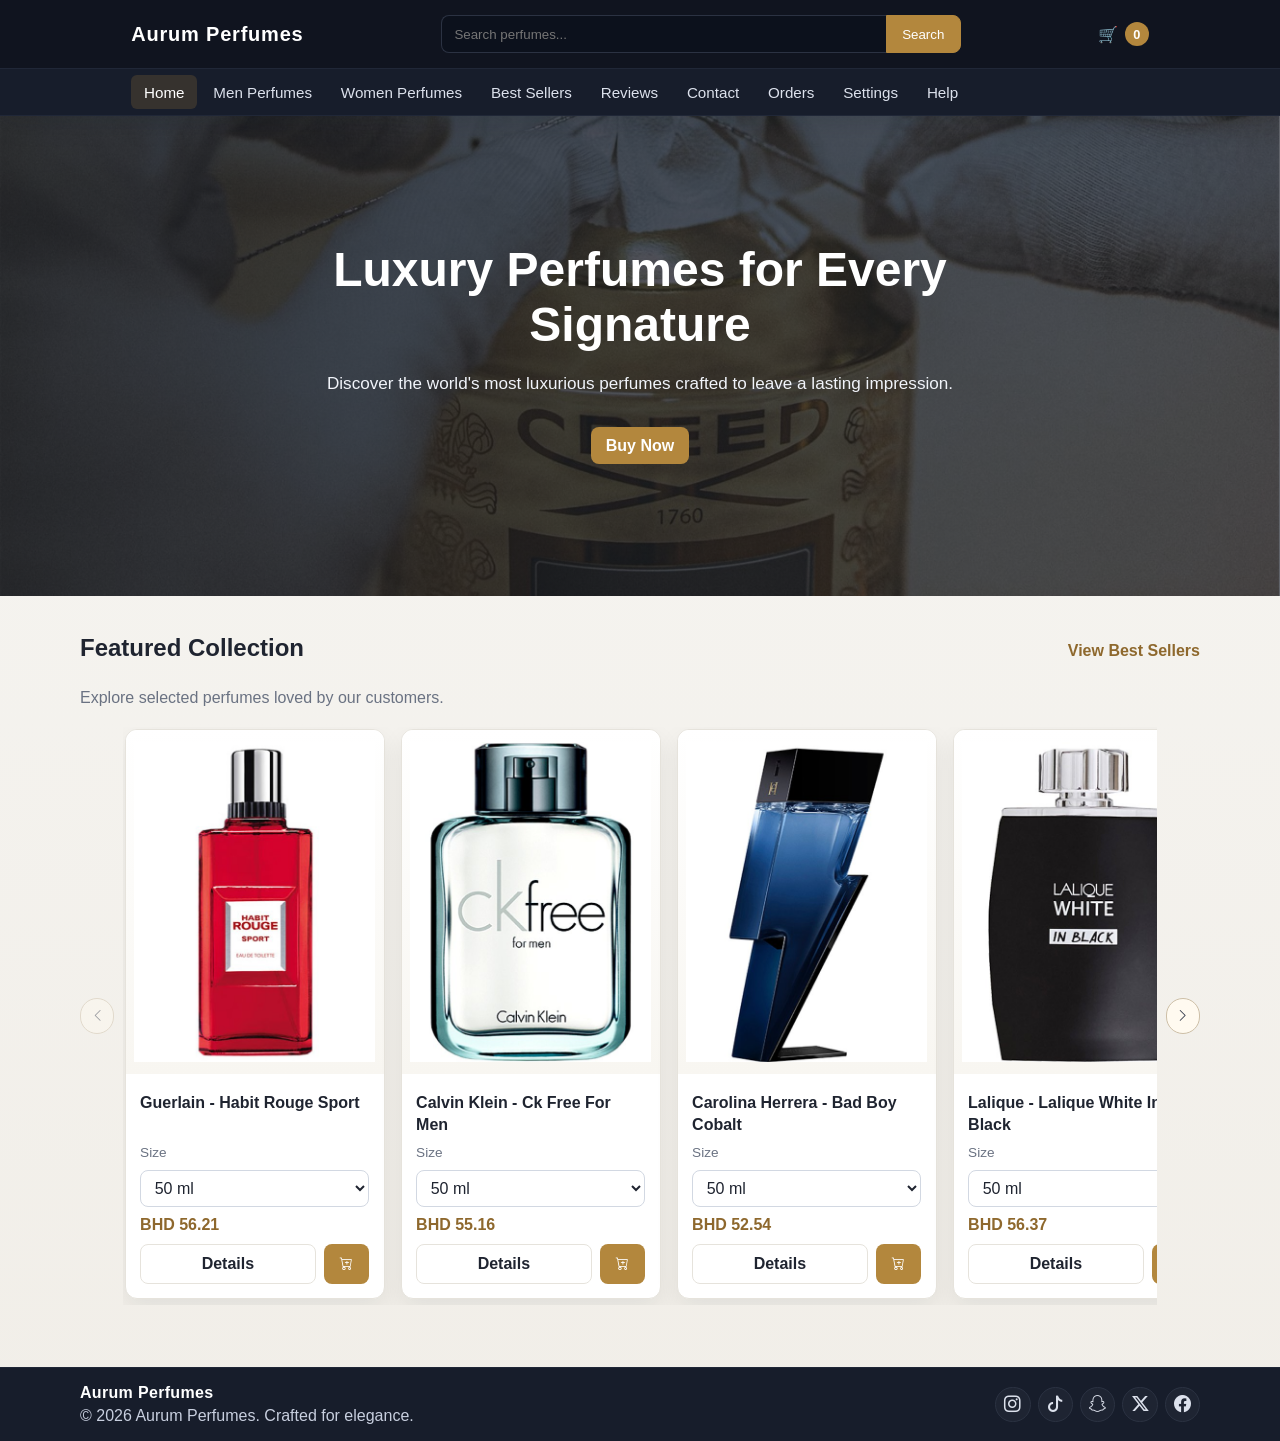
<file: index.html>
<!DOCTYPE html>
<html lang="en">
<head>
  <meta charset="UTF-8" />
  <meta name="viewport" content="width=device-width, initial-scale=1.0" />
  <title>Aurum Perfumes | Home</title>
  <link rel="stylesheet" href="css/style.css" />
  <link rel="stylesheet" href="https://cdn.jsdelivr.net/npm/bootstrap-icons@1.11.3/font/bootstrap-icons.min.css" />
</head>
<body data-page="home">
  <header class="site-header">
    <div class="top-bar container">
      <a class="logo" href="index.html">Aurum Perfumes</a>
      <form id="search-form" class="search-form" role="search">
        <input id="site-search" type="search" placeholder="Search perfumes..." aria-label="Search perfumes" />
        <button type="submit">Search</button>
      </form>
      <a class="cart-link" href="cart.html" aria-label="Open cart">
        <span class="cart-icon">&#128722;</span>
        <span class="cart-count">0</span>
      </a>
    </div>
    <nav class="site-nav">
      <div class="container nav-links">
        <a data-nav="home" href="index.html">Home</a>
        <a data-nav="men" href="men-perfumes.html">Men Perfumes</a>
        <a data-nav="women" href="women-perfumes.html">Women Perfumes</a>
        <a data-nav="best-sellers" href="best-sellers.html">Best Sellers</a>
        <a data-nav="reviews" href="reviews.html">Reviews</a>
        <a data-nav="contact" href="contact.html">Contact</a><a data-nav="orders" href="orders.html">Orders</a><a data-nav="settings" href="settings.html">Settings</a><a data-nav="help" href="help.html">Help</a>
      </div>
    </nav>
  </header>

  <main>
    <section class="hero">
      <div class="container hero-content">
        <h1>Luxury Perfumes for Every Signature</h1>
        <p>Discover the world's most luxurious perfumes crafted to leave a lasting impression.</p>
        <a class="btn primary" href="best-sellers.html">Buy Now</a>
      </div>
    </section>

    <section class="section container">
      <div class="section-head">
        <h2>Featured Collection</h2>
        <a class="text-link" href="best-sellers.html">View Best Sellers</a>
      </div>
      <p class="section-sub">Explore selected perfumes loved by our customers.</p>
      <div class="featured-slider" aria-label="Featured perfumes carousel">
        <button id="home-featured-prev" class="featured-arrow" type="button" aria-label="Scroll featured perfumes left">
          <i class="bi bi-chevron-left" aria-hidden="true"></i>
        </button>
        <div id="home-featured" class="product-grid featured-track" data-product-grid></div>
        <button id="home-featured-next" class="featured-arrow" type="button" aria-label="Scroll featured perfumes right">
          <i class="bi bi-chevron-right" aria-hidden="true"></i>
        </button>
      </div>
    </section>
  </main>

  <footer class="site-footer">
  <div class="container footer-content">
    <div class="footer-brand">
      <a class="footer-logo" href="index.html">Aurum Perfumes</a>
      <p>&copy; <span id="year"></span> Aurum Perfumes. Crafted for elegance.</p>
    </div>
    <div class="footer-social" aria-label="Social media links">
      <a class="social-link" aria-label="Instagram" title="Instagram" href="https://instagram.com/aurumperfumes" target="_blank" rel="noopener noreferrer"><i class="bi bi-instagram" aria-hidden="true"></i></a>
      <a class="social-link" aria-label="TikTok" title="TikTok" href="https://www.tiktok.com/@aurumperfumes" target="_blank" rel="noopener noreferrer"><i class="bi bi-tiktok" aria-hidden="true"></i></a>
      <a class="social-link" aria-label="Snapchat" title="Snapchat" href="https://www.snapchat.com/add/aurumperfumes" target="_blank" rel="noopener noreferrer"><i class="bi bi-snapchat" aria-hidden="true"></i></a>
      <a class="social-link" aria-label="X" title="X" href="https://x.com/aurumperfumes" target="_blank" rel="noopener noreferrer"><i class="bi bi-twitter-x" aria-hidden="true"></i></a>
      <a class="social-link" aria-label="Facebook" title="Facebook" href="https://facebook.com/aurumperfumes" target="_blank" rel="noopener noreferrer"><i class="bi bi-facebook" aria-hidden="true"></i></a>
    </div>
  </div>
</footer>

  <div id="global-message" class="global-message" aria-live="polite"></div>
  <script src="js/script.js"></script>
</body>
</html>
</file>
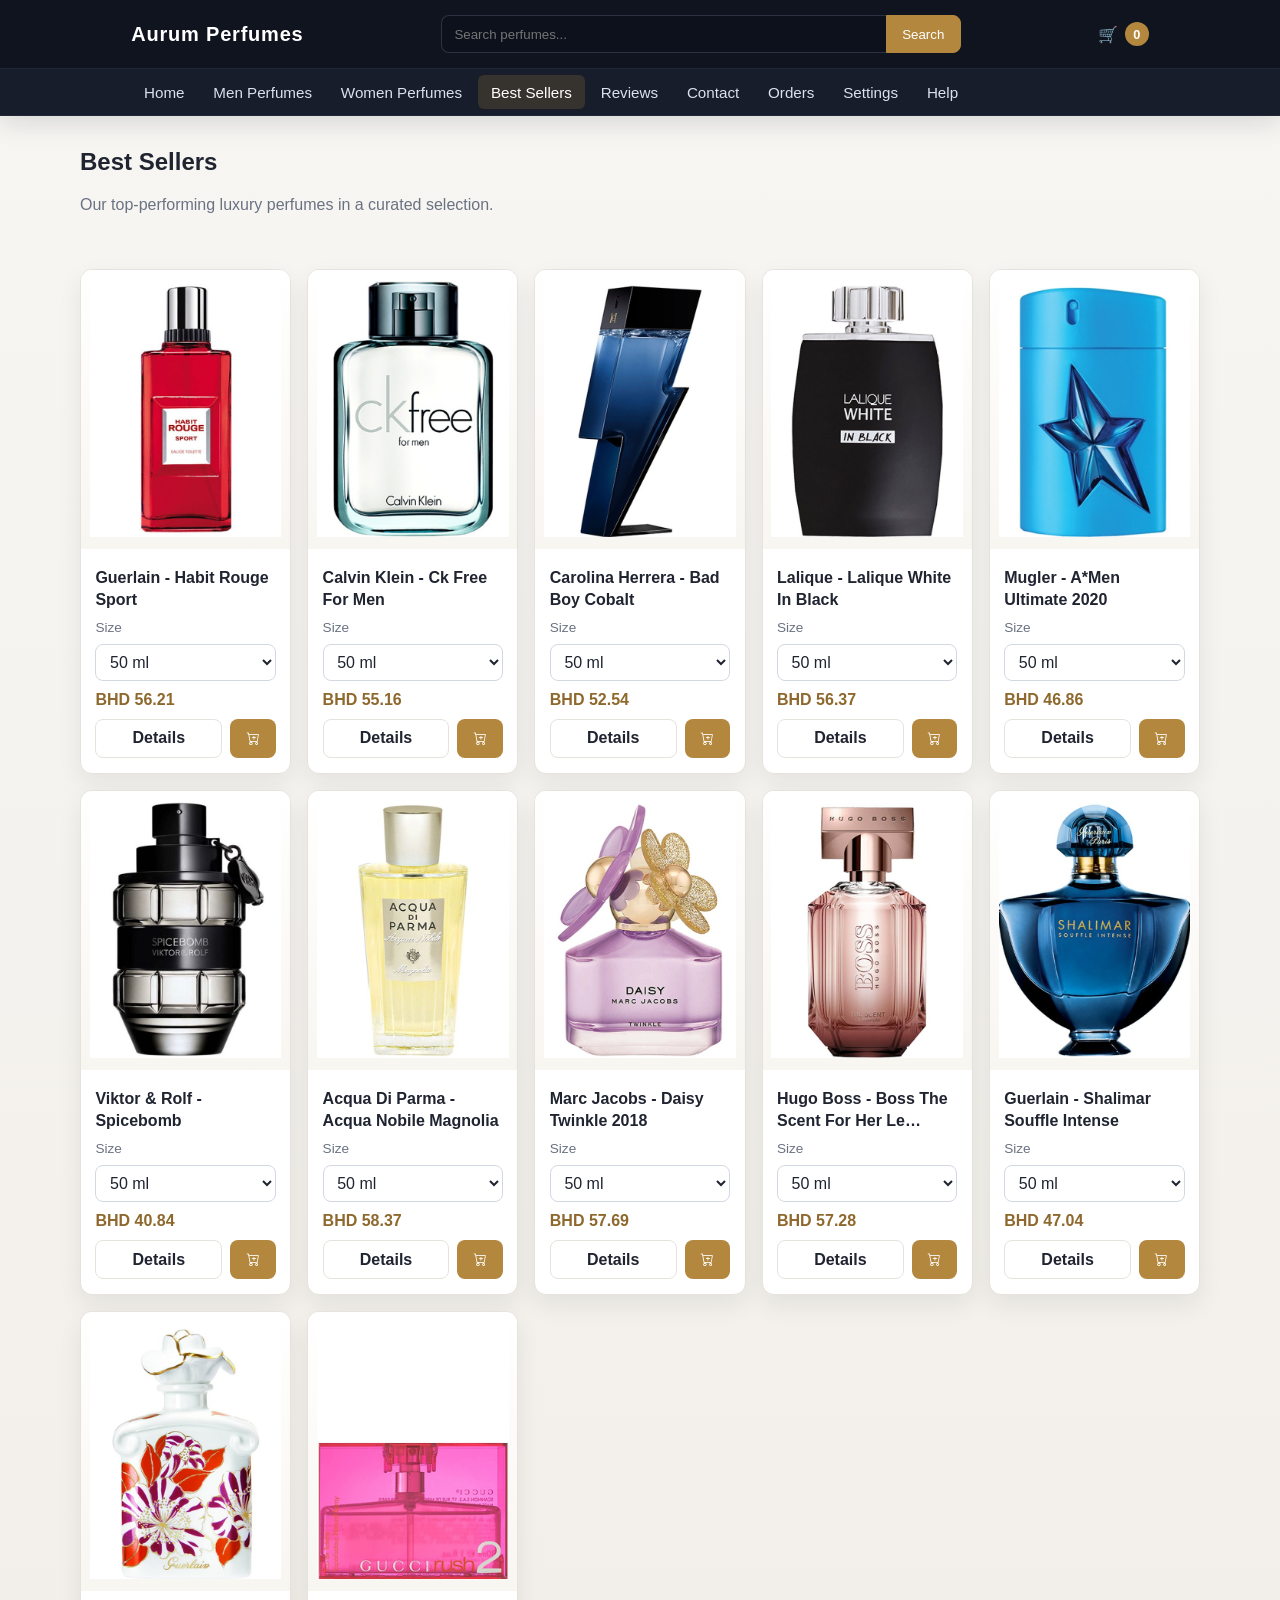
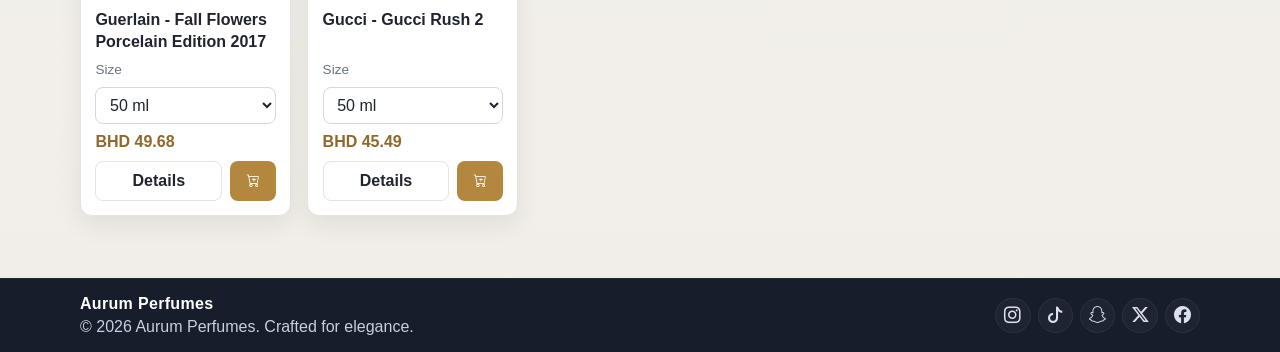
<file: best-sellers.html>
<!DOCTYPE html>
<html lang="en">
<head>
  <meta charset="UTF-8" />
  <meta name="viewport" content="width=device-width, initial-scale=1.0" />
  <title>Aurum Perfumes | Best Sellers</title>
  <link rel="stylesheet" href="css/style.css" />
  <link rel="stylesheet" href="https://cdn.jsdelivr.net/npm/bootstrap-icons@1.11.3/font/bootstrap-icons.min.css" />
</head>
<body data-page="best-sellers">
  <header class="site-header">
    <div class="top-bar container"><a class="logo" href="index.html">Aurum Perfumes</a><form id="search-form" class="search-form" role="search"><input id="site-search" type="search" placeholder="Search perfumes..." aria-label="Search perfumes" /><button type="submit">Search</button></form><a class="cart-link" href="cart.html" aria-label="Open cart"><span class="cart-icon">&#128722;</span><span class="cart-count">0</span></a></div>
    <nav class="site-nav"><div class="container nav-links"><a data-nav="home" href="index.html">Home</a><a data-nav="men" href="men-perfumes.html">Men Perfumes</a><a data-nav="women" href="women-perfumes.html">Women Perfumes</a><a data-nav="best-sellers" href="best-sellers.html">Best Sellers</a><a data-nav="reviews" href="reviews.html">Reviews</a><a data-nav="contact" href="contact.html">Contact</a><a data-nav="orders" href="orders.html">Orders</a><a data-nav="settings" href="settings.html">Settings</a><a data-nav="help" href="help.html">Help</a></div></nav>
  </header>
  <main class="container page-main"><section class="section"><h1>Best Sellers</h1><p class="section-sub">Our top-performing luxury perfumes in a curated selection.</p><p id="search-result-text" class="search-result-text"></p><div id="best-seller-products" class="product-grid" data-product-grid></div></section></main>
  <footer class="site-footer">
  <div class="container footer-content">
    <div class="footer-brand">
      <a class="footer-logo" href="index.html">Aurum Perfumes</a>
      <p>&copy; <span id="year"></span> Aurum Perfumes. Crafted for elegance.</p>
    </div>
    <div class="footer-social" aria-label="Social media links">
      <a class="social-link" aria-label="Instagram" title="Instagram" href="https://instagram.com/aurumperfumes" target="_blank" rel="noopener noreferrer"><i class="bi bi-instagram" aria-hidden="true"></i></a>
      <a class="social-link" aria-label="TikTok" title="TikTok" href="https://www.tiktok.com/@aurumperfumes" target="_blank" rel="noopener noreferrer"><i class="bi bi-tiktok" aria-hidden="true"></i></a>
      <a class="social-link" aria-label="Snapchat" title="Snapchat" href="https://www.snapchat.com/add/aurumperfumes" target="_blank" rel="noopener noreferrer"><i class="bi bi-snapchat" aria-hidden="true"></i></a>
      <a class="social-link" aria-label="X" title="X" href="https://x.com/aurumperfumes" target="_blank" rel="noopener noreferrer"><i class="bi bi-twitter-x" aria-hidden="true"></i></a>
      <a class="social-link" aria-label="Facebook" title="Facebook" href="https://facebook.com/aurumperfumes" target="_blank" rel="noopener noreferrer"><i class="bi bi-facebook" aria-hidden="true"></i></a>
    </div>
  </div>
</footer>
  <div id="global-message" class="global-message" aria-live="polite"></div><script src="js/script.js"></script>
</body>
</html>
</file>
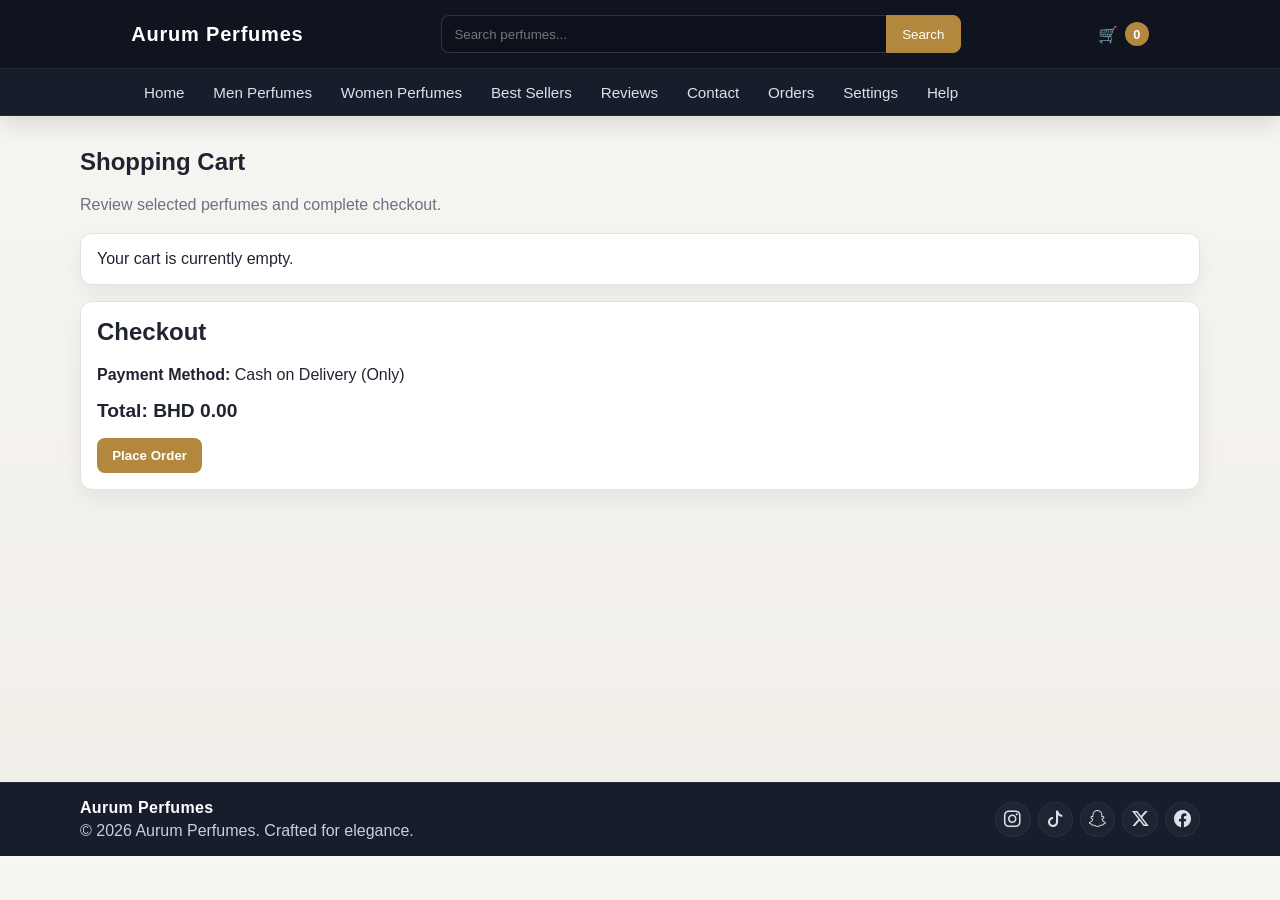
<file: cart.html>
<!DOCTYPE html>
<html lang="en">
<head>
  <meta charset="UTF-8" />
  <meta name="viewport" content="width=device-width, initial-scale=1.0" />
  <title>Aurum Perfumes | Cart</title>
  <link rel="stylesheet" href="css/style.css" />
  <link rel="stylesheet" href="https://cdn.jsdelivr.net/npm/bootstrap-icons@1.11.3/font/bootstrap-icons.min.css" />
</head>
<body data-page="cart">
  <header class="site-header">
    <div class="top-bar container"><a class="logo" href="index.html">Aurum Perfumes</a><form id="search-form" class="search-form" role="search"><input id="site-search" type="search" placeholder="Search perfumes..." aria-label="Search perfumes" /><button type="submit">Search</button></form><a class="cart-link" href="cart.html" aria-label="Open cart"><span class="cart-icon">&#128722;</span><span class="cart-count">0</span></a></div>
    <nav class="site-nav"><div class="container nav-links"><a data-nav="home" href="index.html">Home</a><a data-nav="men" href="men-perfumes.html">Men Perfumes</a><a data-nav="women" href="women-perfumes.html">Women Perfumes</a><a data-nav="best-sellers" href="best-sellers.html">Best Sellers</a><a data-nav="reviews" href="reviews.html">Reviews</a><a data-nav="contact" href="contact.html">Contact</a><a data-nav="orders" href="orders.html">Orders</a><a data-nav="settings" href="settings.html">Settings</a><a data-nav="help" href="help.html">Help</a></div></nav>
  </header>
  <main class="container page-main"><section class="section"><h1>Shopping Cart</h1><p class="section-sub">Review selected perfumes and complete checkout.</p><div id="cart-empty" class="card">Your cart is currently empty.</div><div id="cart-items" class="cart-items"></div><div class="card checkout-card"><h2>Checkout</h2><p><strong>Payment Method:</strong> Cash on Delivery (Only)</p><div id="cart-total" class="cart-total">Total: BHD 0.00</div><button id="place-order-btn" class="btn primary">Place Order</button></div></section></main>
  <footer class="site-footer">
  <div class="container footer-content">
    <div class="footer-brand">
      <a class="footer-logo" href="index.html">Aurum Perfumes</a>
      <p>&copy; <span id="year"></span> Aurum Perfumes. Crafted for elegance.</p>
    </div>
    <div class="footer-social" aria-label="Social media links">
      <a class="social-link" aria-label="Instagram" title="Instagram" href="https://instagram.com/aurumperfumes" target="_blank" rel="noopener noreferrer"><i class="bi bi-instagram" aria-hidden="true"></i></a>
      <a class="social-link" aria-label="TikTok" title="TikTok" href="https://www.tiktok.com/@aurumperfumes" target="_blank" rel="noopener noreferrer"><i class="bi bi-tiktok" aria-hidden="true"></i></a>
      <a class="social-link" aria-label="Snapchat" title="Snapchat" href="https://www.snapchat.com/add/aurumperfumes" target="_blank" rel="noopener noreferrer"><i class="bi bi-snapchat" aria-hidden="true"></i></a>
      <a class="social-link" aria-label="X" title="X" href="https://x.com/aurumperfumes" target="_blank" rel="noopener noreferrer"><i class="bi bi-twitter-x" aria-hidden="true"></i></a>
      <a class="social-link" aria-label="Facebook" title="Facebook" href="https://facebook.com/aurumperfumes" target="_blank" rel="noopener noreferrer"><i class="bi bi-facebook" aria-hidden="true"></i></a>
    </div>
  </div>
</footer>
  <div id="global-message" class="global-message" aria-live="polite"></div><script src="js/script.js"></script>
</body>
</html>
</file>
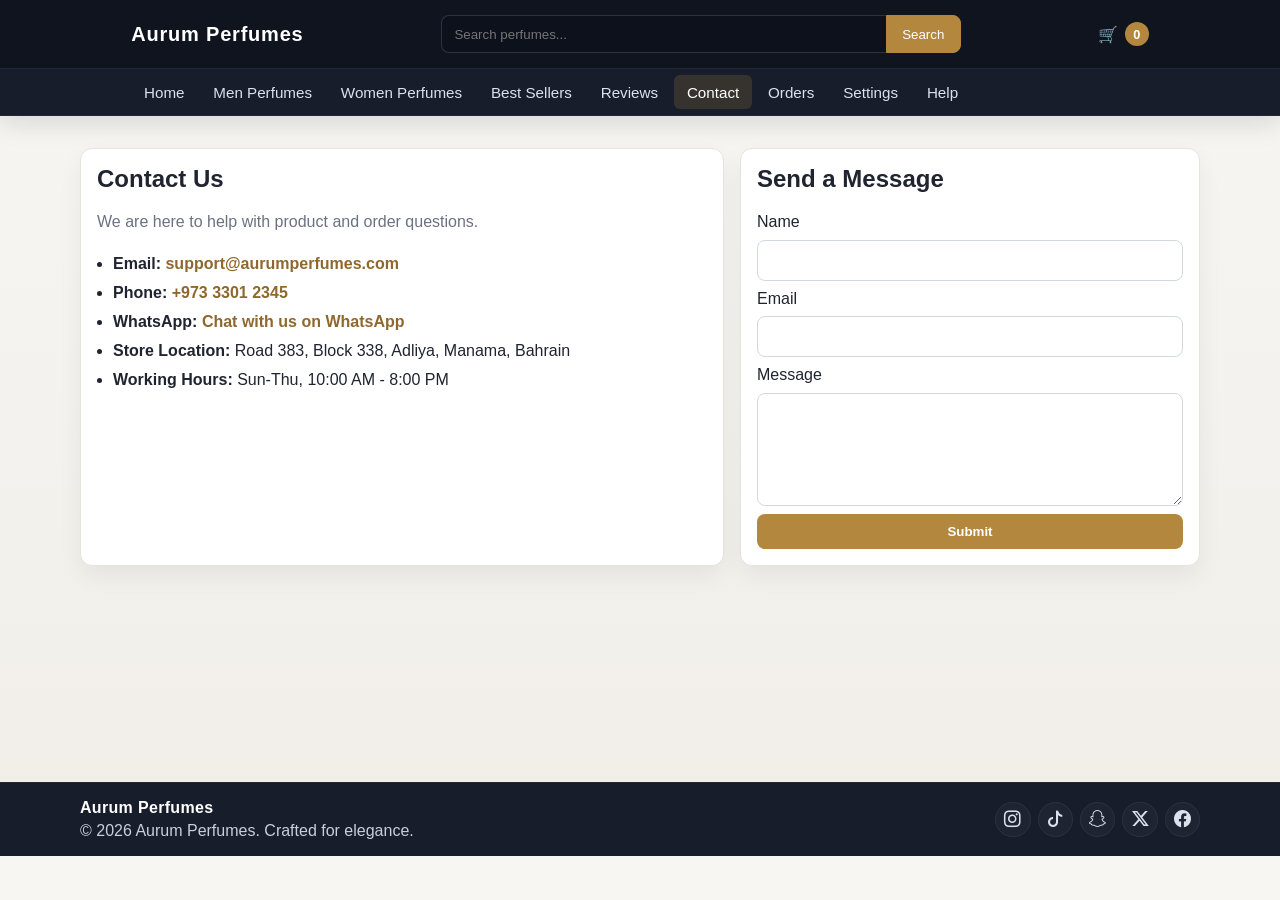
<file: contact.html>
<!DOCTYPE html>
<html lang="en">
<head>
  <meta charset="UTF-8" />
  <meta name="viewport" content="width=device-width, initial-scale=1.0" />
  <title>Aurum Perfumes | Contact</title>
  <link rel="stylesheet" href="css/style.css" />
  <link rel="stylesheet" href="https://cdn.jsdelivr.net/npm/bootstrap-icons@1.11.3/font/bootstrap-icons.min.css" />
</head>
<body data-page="contact">
  <header class="site-header">
    <div class="top-bar container"><a class="logo" href="index.html">Aurum Perfumes</a><form id="search-form" class="search-form" role="search"><input id="site-search" type="search" placeholder="Search perfumes..." aria-label="Search perfumes" /><button type="submit">Search</button></form><a class="cart-link" href="cart.html" aria-label="Open cart"><span class="cart-icon">&#128722;</span><span class="cart-count">0</span></a></div>
    <nav class="site-nav"><div class="container nav-links"><a data-nav="home" href="index.html">Home</a><a data-nav="men" href="men-perfumes.html">Men Perfumes</a><a data-nav="women" href="women-perfumes.html">Women Perfumes</a><a data-nav="best-sellers" href="best-sellers.html">Best Sellers</a><a data-nav="reviews" href="reviews.html">Reviews</a><a data-nav="contact" href="contact.html">Contact</a><a data-nav="orders" href="orders.html">Orders</a><a data-nav="settings" href="settings.html">Settings</a><a data-nav="help" href="help.html">Help</a></div></nav>
  </header>
  <main class="container page-main"><section class="section contact-layout"><div class="card"><h1>Contact Us</h1><p class="section-sub">We are here to help with product and order questions.</p><ul class="info-list"><li><strong>Email:</strong> <a class="text-link" href="mailto:support@aurumperfumes.com">support@aurumperfumes.com</a></li><li><strong>Phone:</strong> <a class="text-link" href="tel:+97333012345">+973 3301 2345</a></li><li><strong>WhatsApp:</strong> <a class="text-link" href="https://wa.me/97333012345?text=Hello%20Aurum%20Perfumes%2C%20I%20need%20help%20with%20my%20order." target="_blank" rel="noopener noreferrer">Chat with us on WhatsApp</a></li><li><strong>Store Location:</strong> Road 383, Block 338, Adliya, Manama, Bahrain</li><li><strong>Working Hours:</strong> Sun-Thu, 10:00 AM - 8:00 PM</li></ul></div><div class="card form-card"><h2>Send a Message</h2><form id="contact-form" class="site-form"><label for="contact-name">Name</label><input id="contact-name" type="text" required /><label for="contact-email">Email</label><input id="contact-email" type="email" required /><label for="contact-message">Message</label><textarea id="contact-message" rows="5" required></textarea><button type="submit" class="btn primary">Submit</button></form></div></section></main>
  <footer class="site-footer">
  <div class="container footer-content">
    <div class="footer-brand">
      <a class="footer-logo" href="index.html">Aurum Perfumes</a>
      <p>&copy; <span id="year"></span> Aurum Perfumes. Crafted for elegance.</p>
    </div>
    <div class="footer-social" aria-label="Social media links">
      <a class="social-link" aria-label="Instagram" title="Instagram" href="https://instagram.com/aurumperfumes" target="_blank" rel="noopener noreferrer"><i class="bi bi-instagram" aria-hidden="true"></i></a>
      <a class="social-link" aria-label="TikTok" title="TikTok" href="https://www.tiktok.com/@aurumperfumes" target="_blank" rel="noopener noreferrer"><i class="bi bi-tiktok" aria-hidden="true"></i></a>
      <a class="social-link" aria-label="Snapchat" title="Snapchat" href="https://www.snapchat.com/add/aurumperfumes" target="_blank" rel="noopener noreferrer"><i class="bi bi-snapchat" aria-hidden="true"></i></a>
      <a class="social-link" aria-label="X" title="X" href="https://x.com/aurumperfumes" target="_blank" rel="noopener noreferrer"><i class="bi bi-twitter-x" aria-hidden="true"></i></a>
      <a class="social-link" aria-label="Facebook" title="Facebook" href="https://facebook.com/aurumperfumes" target="_blank" rel="noopener noreferrer"><i class="bi bi-facebook" aria-hidden="true"></i></a>
    </div>
  </div>
</footer>
  <div id="global-message" class="global-message" aria-live="polite"></div><script src="js/script.js"></script>
</body>
</html>
</file>
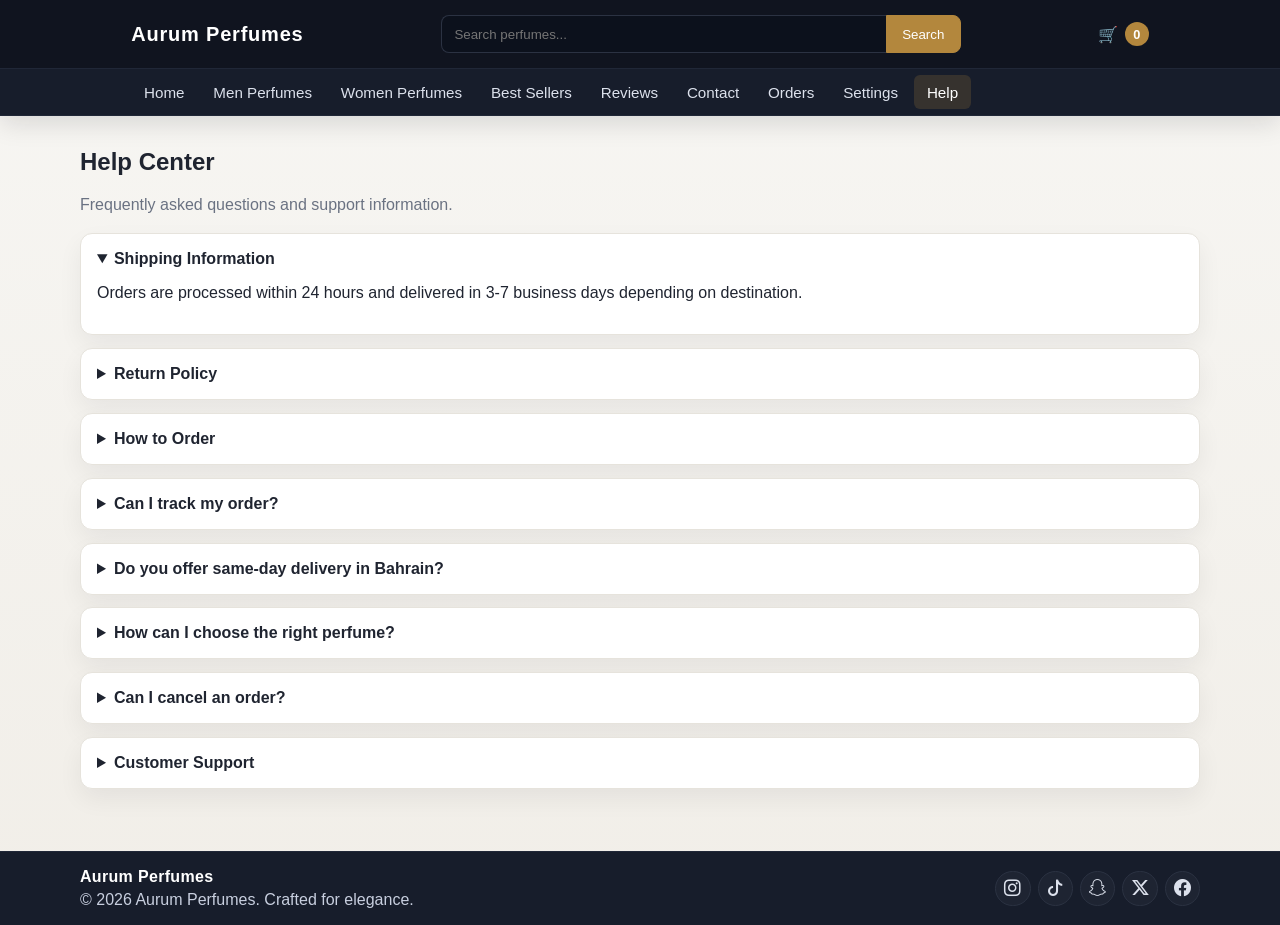
<file: help.html>
<!DOCTYPE html>
<html lang="en">
<head>
  <meta charset="UTF-8" />
  <meta name="viewport" content="width=device-width, initial-scale=1.0" />
  <title>Aurum Perfumes | Help</title>
  <link rel="stylesheet" href="css/style.css" />
  <link rel="stylesheet" href="https://cdn.jsdelivr.net/npm/bootstrap-icons@1.11.3/font/bootstrap-icons.min.css" />
</head>
<body data-page="help">
  <header class="site-header">
    <div class="top-bar container"><a class="logo" href="index.html">Aurum Perfumes</a><form id="search-form" class="search-form" role="search"><input id="site-search" type="search" placeholder="Search perfumes..." aria-label="Search perfumes" /><button type="submit">Search</button></form><a class="cart-link" href="cart.html" aria-label="Open cart"><span class="cart-icon">&#128722;</span><span class="cart-count">0</span></a></div>
    <nav class="site-nav"><div class="container nav-links"><a data-nav="home" href="index.html">Home</a><a data-nav="men" href="men-perfumes.html">Men Perfumes</a><a data-nav="women" href="women-perfumes.html">Women Perfumes</a><a data-nav="best-sellers" href="best-sellers.html">Best Sellers</a><a data-nav="reviews" href="reviews.html">Reviews</a><a data-nav="contact" href="contact.html">Contact</a><a data-nav="orders" href="orders.html">Orders</a><a data-nav="settings" href="settings.html">Settings</a><a data-nav="help" href="help.html">Help</a></div></nav>
  </header>
  <main class="container page-main"><section class="section"><h1>Help Center</h1><p class="section-sub">Frequently asked questions and support information.</p><div class="faq-list"><details class="card" open><summary>Shipping Information</summary><p>Orders are processed within 24 hours and delivered in 3-7 business days depending on destination.</p></details><details class="card"><summary>Return Policy</summary><p>Returns are accepted within 14 days for unopened products in original packaging with receipt.</p></details><details class="card"><summary>How to Order</summary><p>Browse products, click Buy Now, review your cart, then place your order with Cash on Delivery.</p></details><details class="card"><summary>Can I track my order?</summary><p>Yes. Go to the Orders page to see your order ID, date, total amount, and included items.</p></details><details class="card"><summary>Do you offer same-day delivery in Bahrain?</summary><p>Same-day delivery is available for selected areas when the order is placed before 1:00 PM.</p></details><details class="card"><summary>How can I choose the right perfume?</summary><p>Open the perfume details page to review ingredients and notes before adding the item to cart.</p></details><details class="card"><summary>Can I cancel an order?</summary><p>You can cancel before dispatch by contacting us through WhatsApp or phone during working hours.</p></details><details class="card"><summary>Customer Support</summary><p>Contact our team via support@aurumperfumes.com or +973 3301 2345 during working hours.</p></details></div></section></main>
  <footer class="site-footer">
  <div class="container footer-content">
    <div class="footer-brand">
      <a class="footer-logo" href="index.html">Aurum Perfumes</a>
      <p>&copy; <span id="year"></span> Aurum Perfumes. Crafted for elegance.</p>
    </div>
    <div class="footer-social" aria-label="Social media links">
      <a class="social-link" aria-label="Instagram" title="Instagram" href="https://instagram.com/aurumperfumes" target="_blank" rel="noopener noreferrer"><i class="bi bi-instagram" aria-hidden="true"></i></a>
      <a class="social-link" aria-label="TikTok" title="TikTok" href="https://www.tiktok.com/@aurumperfumes" target="_blank" rel="noopener noreferrer"><i class="bi bi-tiktok" aria-hidden="true"></i></a>
      <a class="social-link" aria-label="Snapchat" title="Snapchat" href="https://www.snapchat.com/add/aurumperfumes" target="_blank" rel="noopener noreferrer"><i class="bi bi-snapchat" aria-hidden="true"></i></a>
      <a class="social-link" aria-label="X" title="X" href="https://x.com/aurumperfumes" target="_blank" rel="noopener noreferrer"><i class="bi bi-twitter-x" aria-hidden="true"></i></a>
      <a class="social-link" aria-label="Facebook" title="Facebook" href="https://facebook.com/aurumperfumes" target="_blank" rel="noopener noreferrer"><i class="bi bi-facebook" aria-hidden="true"></i></a>
    </div>
  </div>
</footer>
  <div id="global-message" class="global-message" aria-live="polite"></div><script src="js/script.js"></script>
</body>
</html>
</file>
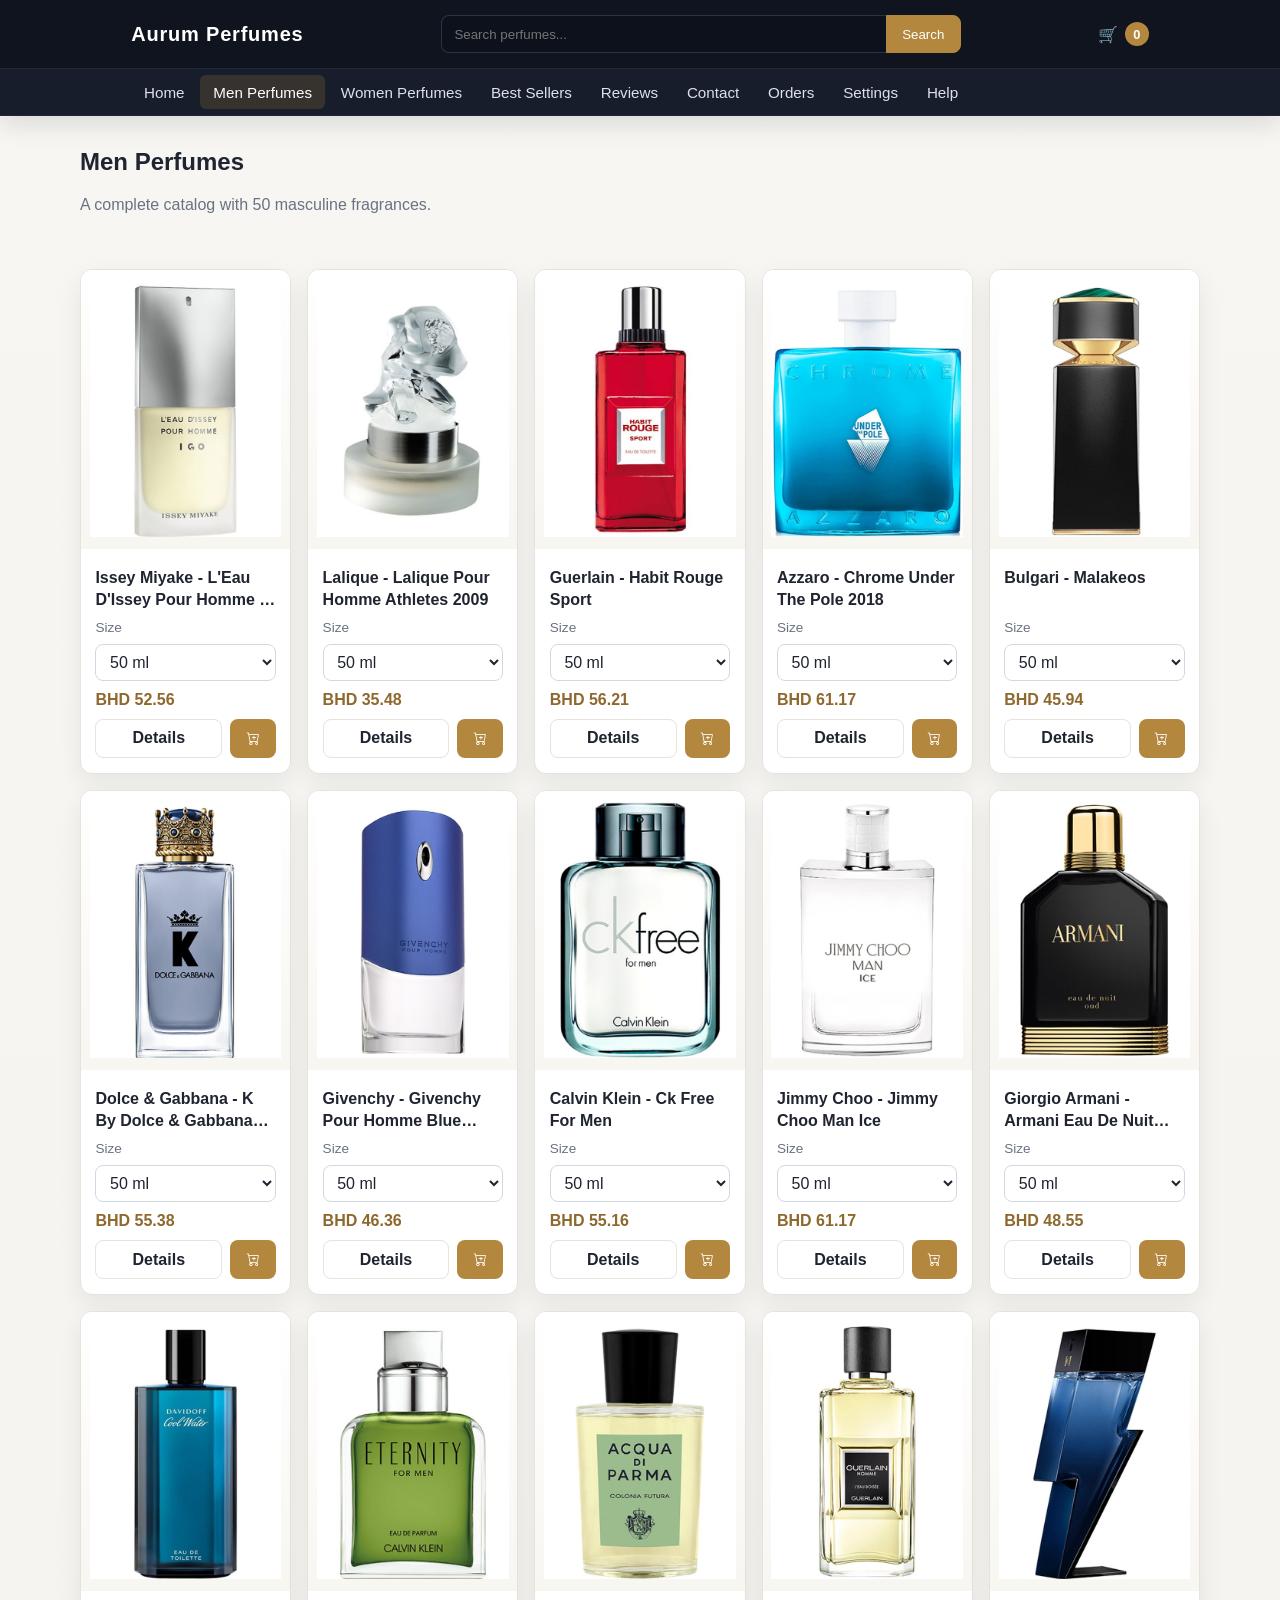
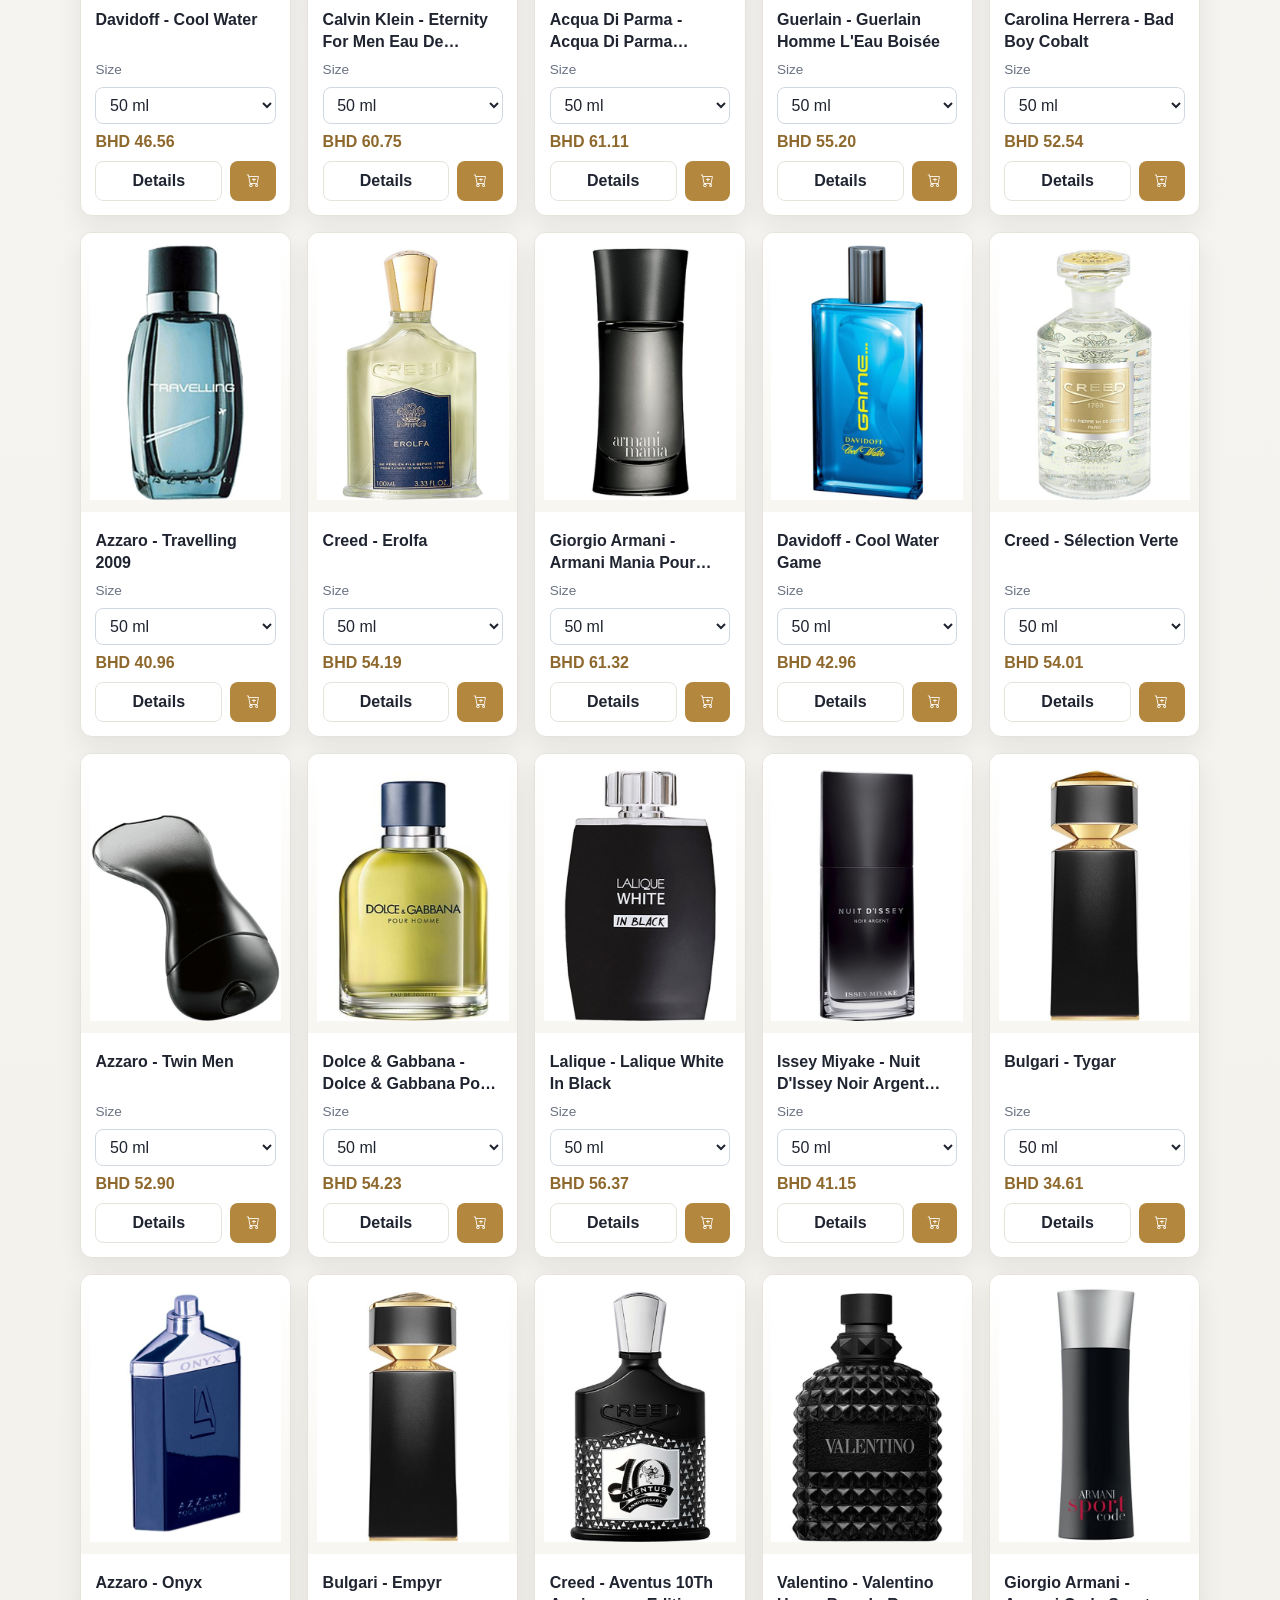
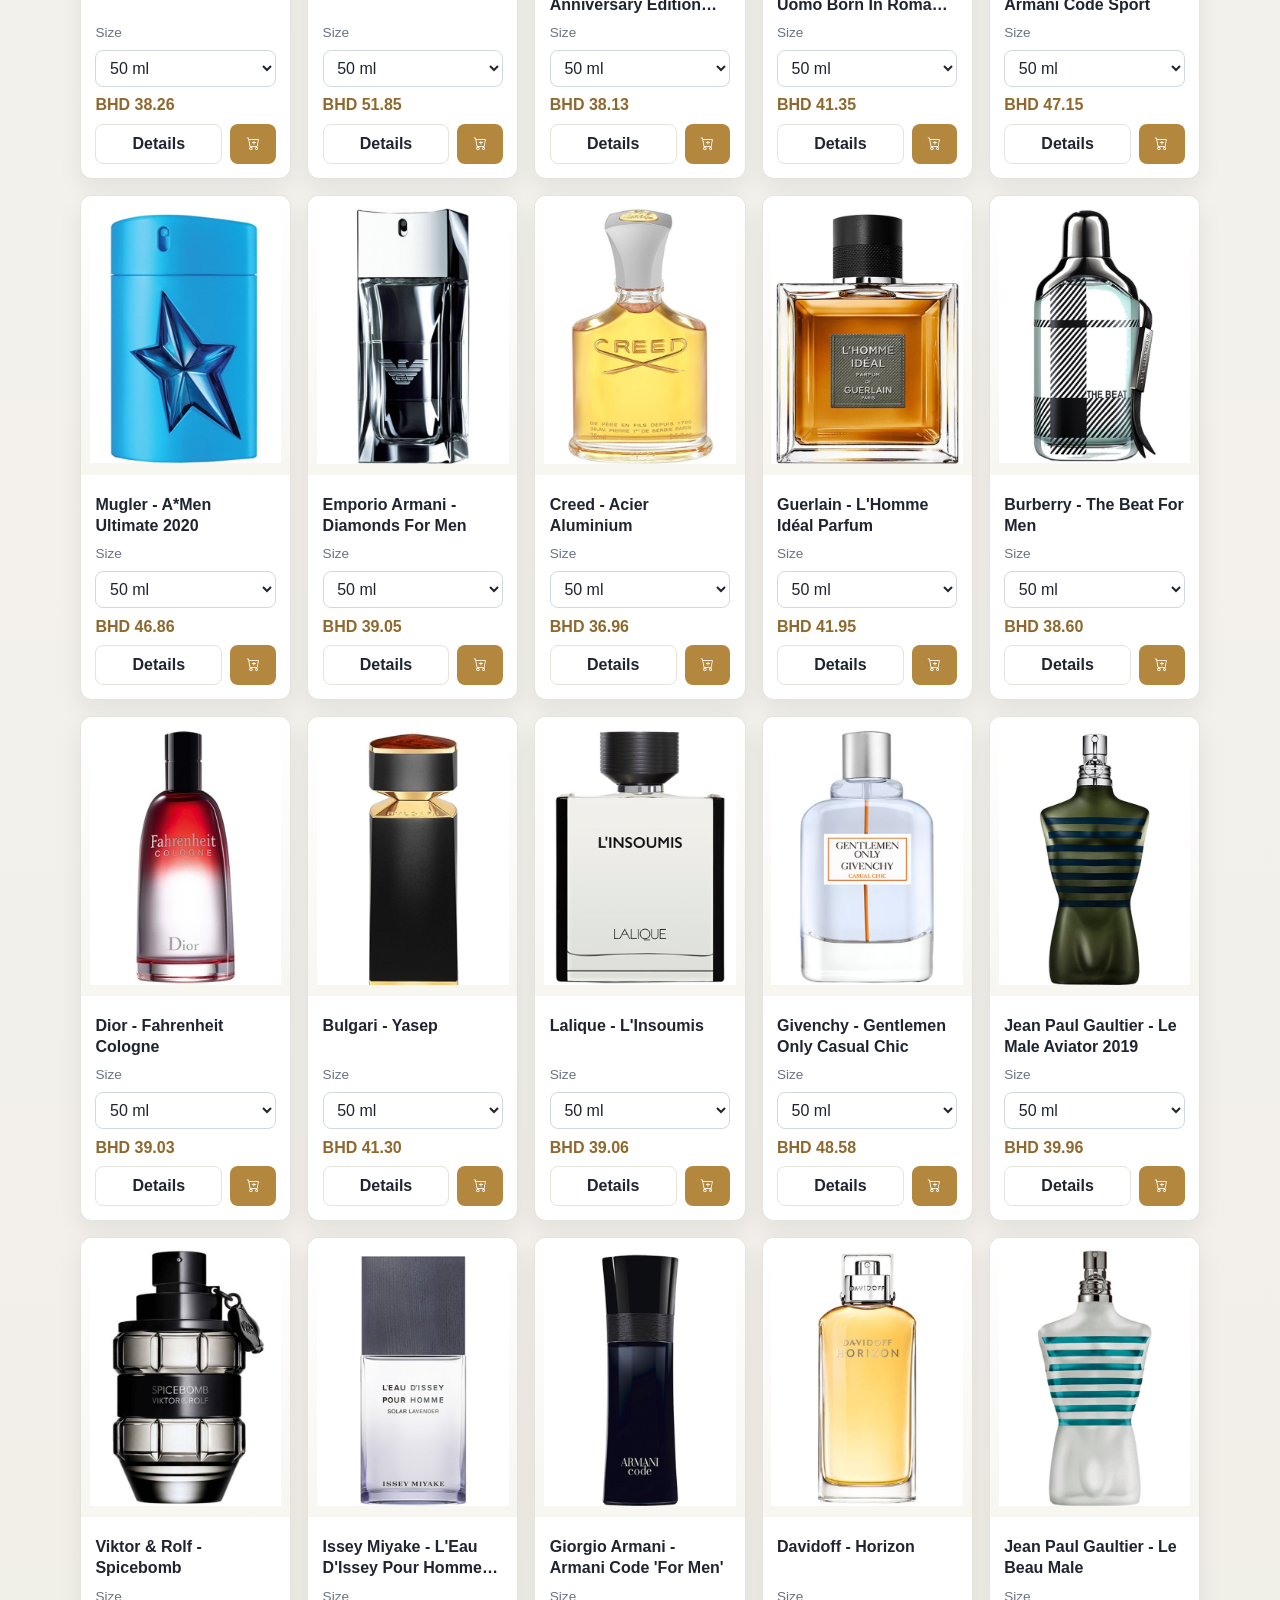
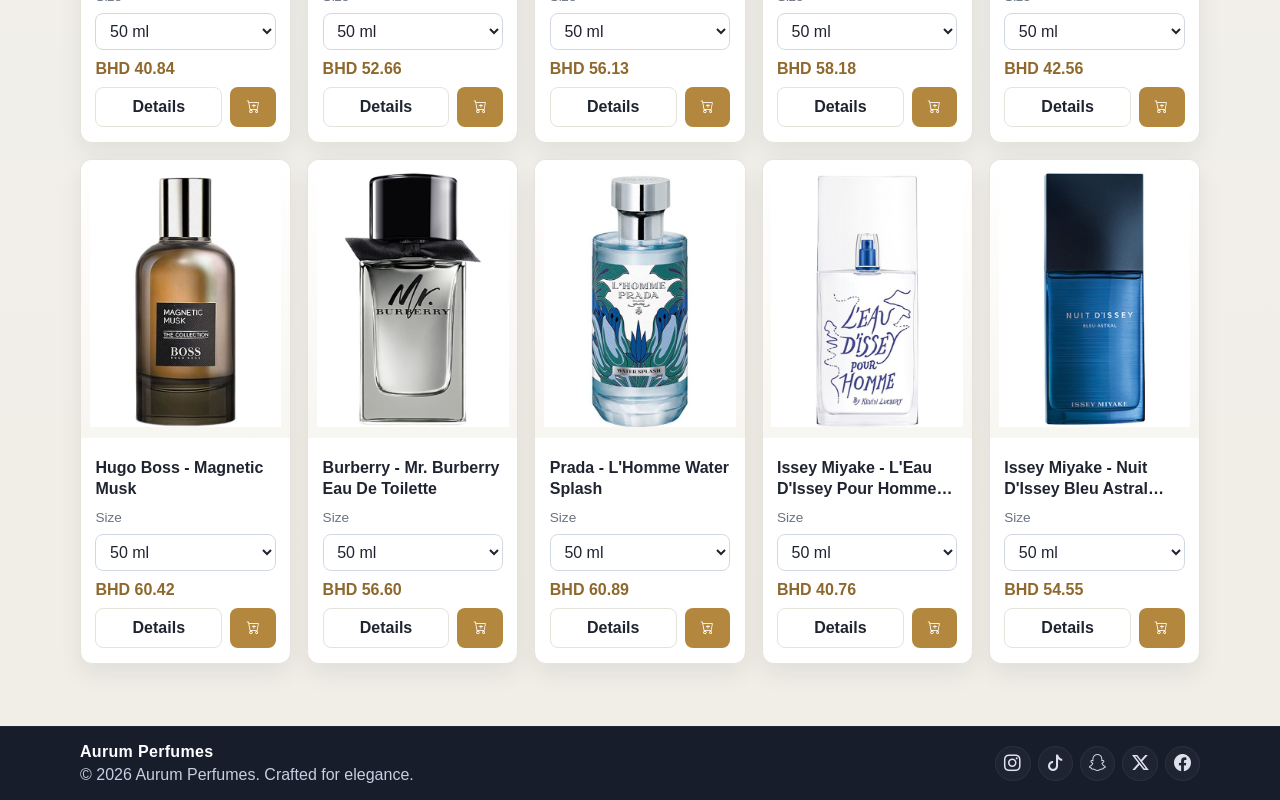
<file: men-perfumes.html>
<!DOCTYPE html>
<html lang="en">
<head>
  <meta charset="UTF-8" />
  <meta name="viewport" content="width=device-width, initial-scale=1.0" />
  <title>Aurum Perfumes | Men Perfumes</title>
  <link rel="stylesheet" href="css/style.css" />
  <link rel="stylesheet" href="https://cdn.jsdelivr.net/npm/bootstrap-icons@1.11.3/font/bootstrap-icons.min.css" />
</head>
<body data-page="men">
  <header class="site-header">
    <div class="top-bar container">
      <a class="logo" href="index.html">Aurum Perfumes</a>
      <form id="search-form" class="search-form" role="search">
        <input id="site-search" type="search" placeholder="Search perfumes..." aria-label="Search perfumes" />
        <button type="submit">Search</button>
      </form>
      <a class="cart-link" href="cart.html" aria-label="Open cart"><span class="cart-icon">&#128722;</span><span class="cart-count">0</span></a>
    </div>
    <nav class="site-nav"><div class="container nav-links"><a data-nav="home" href="index.html">Home</a><a data-nav="men" href="men-perfumes.html">Men Perfumes</a><a data-nav="women" href="women-perfumes.html">Women Perfumes</a><a data-nav="best-sellers" href="best-sellers.html">Best Sellers</a><a data-nav="reviews" href="reviews.html">Reviews</a><a data-nav="contact" href="contact.html">Contact</a><a data-nav="orders" href="orders.html">Orders</a><a data-nav="settings" href="settings.html">Settings</a><a data-nav="help" href="help.html">Help</a></div></nav>
  </header>
  <main class="container page-main"><section class="section"><h1>Men Perfumes</h1><p class="section-sub">A complete catalog with 50 masculine fragrances.</p><p id="search-result-text" class="search-result-text"></p><div id="men-products" class="product-grid" data-product-grid></div></section></main>
  <footer class="site-footer">
  <div class="container footer-content">
    <div class="footer-brand">
      <a class="footer-logo" href="index.html">Aurum Perfumes</a>
      <p>&copy; <span id="year"></span> Aurum Perfumes. Crafted for elegance.</p>
    </div>
    <div class="footer-social" aria-label="Social media links">
      <a class="social-link" aria-label="Instagram" title="Instagram" href="https://instagram.com/aurumperfumes" target="_blank" rel="noopener noreferrer"><i class="bi bi-instagram" aria-hidden="true"></i></a>
      <a class="social-link" aria-label="TikTok" title="TikTok" href="https://www.tiktok.com/@aurumperfumes" target="_blank" rel="noopener noreferrer"><i class="bi bi-tiktok" aria-hidden="true"></i></a>
      <a class="social-link" aria-label="Snapchat" title="Snapchat" href="https://www.snapchat.com/add/aurumperfumes" target="_blank" rel="noopener noreferrer"><i class="bi bi-snapchat" aria-hidden="true"></i></a>
      <a class="social-link" aria-label="X" title="X" href="https://x.com/aurumperfumes" target="_blank" rel="noopener noreferrer"><i class="bi bi-twitter-x" aria-hidden="true"></i></a>
      <a class="social-link" aria-label="Facebook" title="Facebook" href="https://facebook.com/aurumperfumes" target="_blank" rel="noopener noreferrer"><i class="bi bi-facebook" aria-hidden="true"></i></a>
    </div>
  </div>
</footer>
  <div id="global-message" class="global-message" aria-live="polite"></div>
  <script src="js/script.js"></script>
</body>
</html>
</file>
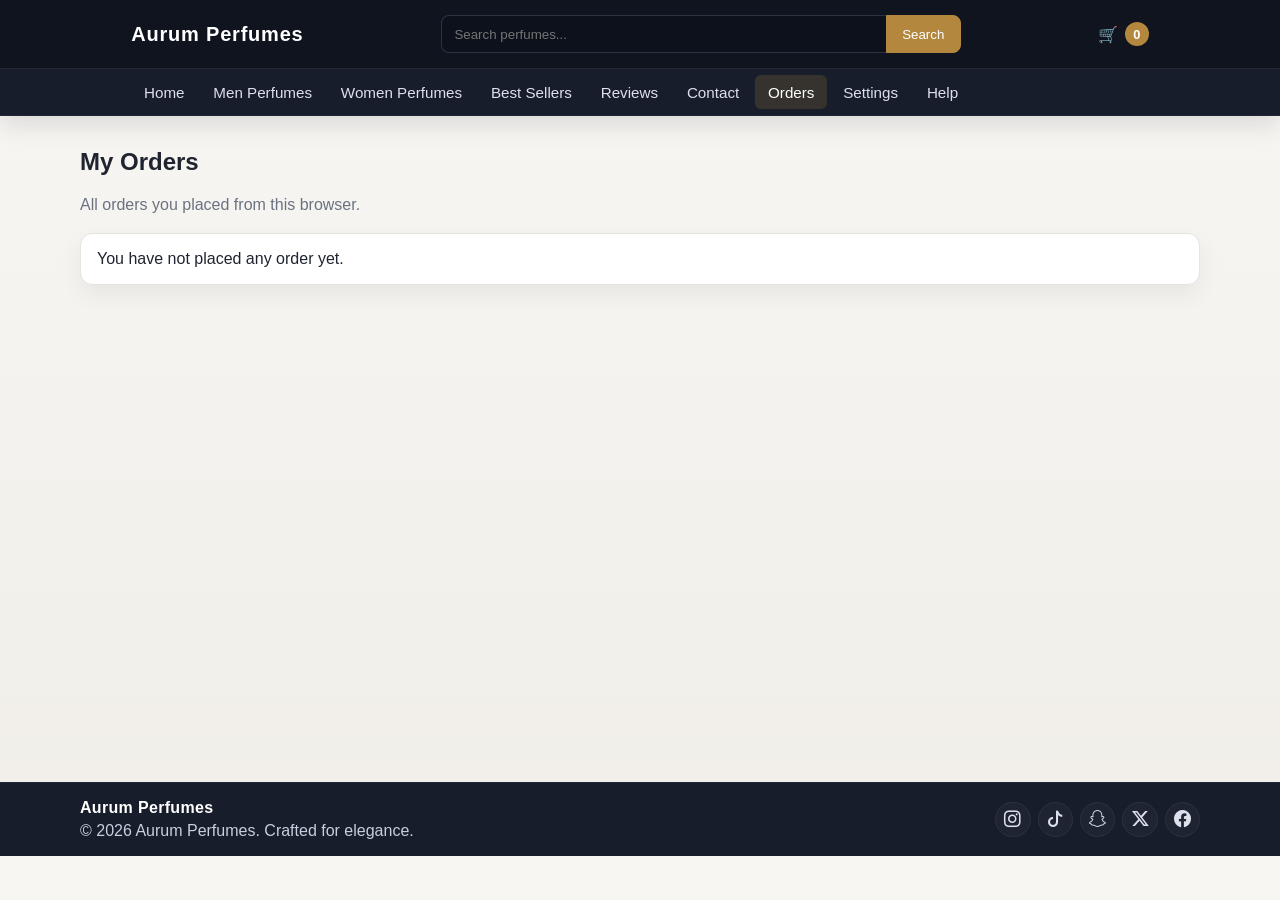
<file: orders.html>
<!DOCTYPE html>
<html lang="en">
<head>
  <meta charset="UTF-8" />
  <meta name="viewport" content="width=device-width, initial-scale=1.0" />
  <title>Aurum Perfumes | Orders</title>
  <link rel="stylesheet" href="css/style.css" />
  <link rel="stylesheet" href="https://cdn.jsdelivr.net/npm/bootstrap-icons@1.11.3/font/bootstrap-icons.min.css" />
</head>
<body data-page="orders">
  <header class="site-header">
    <div class="top-bar container"><a class="logo" href="index.html">Aurum Perfumes</a><form id="search-form" class="search-form" role="search"><input id="site-search" type="search" placeholder="Search perfumes..." aria-label="Search perfumes" /><button type="submit">Search</button></form><a class="cart-link" href="cart.html" aria-label="Open cart"><span class="cart-icon">&#128722;</span><span class="cart-count">0</span></a></div>
    <nav class="site-nav"><div class="container nav-links"><a data-nav="home" href="index.html">Home</a><a data-nav="men" href="men-perfumes.html">Men Perfumes</a><a data-nav="women" href="women-perfumes.html">Women Perfumes</a><a data-nav="best-sellers" href="best-sellers.html">Best Sellers</a><a data-nav="reviews" href="reviews.html">Reviews</a><a data-nav="contact" href="contact.html">Contact</a><a data-nav="orders" href="orders.html">Orders</a><a data-nav="settings" href="settings.html">Settings</a><a data-nav="help" href="help.html">Help</a></div></nav>
  </header>

  <main class="container page-main">
    <section class="section">
      <h1>My Orders</h1>
      <p class="section-sub">All orders you placed from this browser.</p>
      <div id="orders-empty" class="card">You have not placed any order yet.</div>
      <div id="orders-list" class="orders-list"></div>
    </section>
  </main>

  <footer class="site-footer">
    <div class="container footer-content">
      <div class="footer-brand">
        <a class="footer-logo" href="index.html">Aurum Perfumes</a>
        <p>&copy; <span id="year"></span> Aurum Perfumes. Crafted for elegance.</p>
      </div>
      <div class="footer-social" aria-label="Social media links">
        <a class="social-link" aria-label="Instagram" title="Instagram" href="https://instagram.com/aurumperfumes" target="_blank" rel="noopener noreferrer"><i class="bi bi-instagram" aria-hidden="true"></i></a>
        <a class="social-link" aria-label="TikTok" title="TikTok" href="https://www.tiktok.com/@aurumperfumes" target="_blank" rel="noopener noreferrer"><i class="bi bi-tiktok" aria-hidden="true"></i></a>
        <a class="social-link" aria-label="Snapchat" title="Snapchat" href="https://www.snapchat.com/add/aurumperfumes" target="_blank" rel="noopener noreferrer"><i class="bi bi-snapchat" aria-hidden="true"></i></a>
        <a class="social-link" aria-label="X" title="X" href="https://x.com/aurumperfumes" target="_blank" rel="noopener noreferrer"><i class="bi bi-twitter-x" aria-hidden="true"></i></a>
        <a class="social-link" aria-label="Facebook" title="Facebook" href="https://facebook.com/aurumperfumes" target="_blank" rel="noopener noreferrer"><i class="bi bi-facebook" aria-hidden="true"></i></a>
      </div>
    </div>
  </footer>

  <div id="global-message" class="global-message" aria-live="polite"></div>
  <script src="js/script.js"></script>
</body>
</html>
</file>
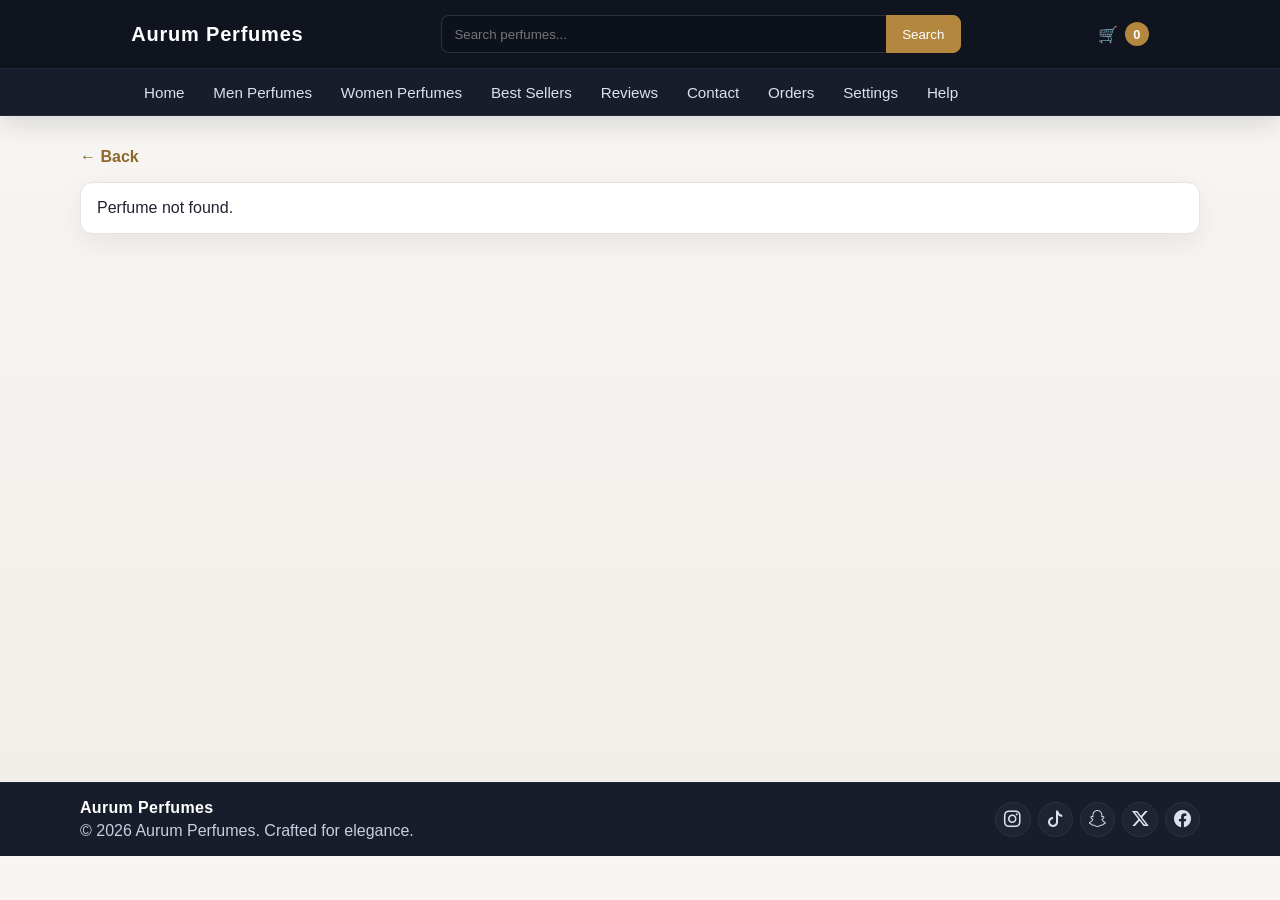
<file: perfume.html>
<!DOCTYPE html>
<html lang="en">
<head>
  <meta charset="UTF-8" />
  <meta name="viewport" content="width=device-width, initial-scale=1.0" />
  <title>Aurum Perfumes | Perfume Details</title>
  <link rel="stylesheet" href="css/style.css" />
  <link rel="stylesheet" href="https://cdn.jsdelivr.net/npm/bootstrap-icons@1.11.3/font/bootstrap-icons.min.css" />
</head>
<body data-page="perfume-detail">
  <header class="site-header">
    <div class="top-bar container">
      <a class="logo" href="index.html">Aurum Perfumes</a>
      <form id="search-form" class="search-form" role="search">
        <input id="site-search" type="search" placeholder="Search perfumes..." aria-label="Search perfumes" />
        <button type="submit">Search</button>
      </form>
      <a class="cart-link" href="cart.html" aria-label="Open cart"><span class="cart-icon">&#128722;</span><span class="cart-count">0</span></a>
    </div>
    <nav class="site-nav">
      <div class="container nav-links">
        <a data-nav="home" href="index.html">Home</a>
        <a data-nav="men" href="men-perfumes.html">Men Perfumes</a>
        <a data-nav="women" href="women-perfumes.html">Women Perfumes</a>
        <a data-nav="best-sellers" href="best-sellers.html">Best Sellers</a>
        <a data-nav="reviews" href="reviews.html">Reviews</a>
        <a data-nav="contact" href="contact.html">Contact</a>
        <a data-nav="orders" href="orders.html">Orders</a>
        <a data-nav="settings" href="settings.html">Settings</a>
        <a data-nav="help" href="help.html">Help</a>
      </div>
    </nav>
  </header>

  <main class="container page-main">
    <section class="section">
      <a class="text-link" href="javascript:history.back()">&#8592; Back</a>
      <div id="perfume-detail-content" class="perfume-detail-wrap">
        <div class="card">Loading perfume details...</div>
      </div>
    </section>
  </main>

  <footer class="site-footer">
    <div class="container footer-content">
      <div class="footer-brand">
        <a class="footer-logo" href="index.html">Aurum Perfumes</a>
        <p>&copy; <span id="year"></span> Aurum Perfumes. Crafted for elegance.</p>
      </div>
      <div class="footer-social" aria-label="Social media links">
        <a class="social-link" aria-label="Instagram" title="Instagram" href="https://instagram.com/aurumperfumes" target="_blank" rel="noopener noreferrer"><i class="bi bi-instagram" aria-hidden="true"></i></a>
        <a class="social-link" aria-label="TikTok" title="TikTok" href="https://www.tiktok.com/@aurumperfumes" target="_blank" rel="noopener noreferrer"><i class="bi bi-tiktok" aria-hidden="true"></i></a>
        <a class="social-link" aria-label="Snapchat" title="Snapchat" href="https://www.snapchat.com/add/aurumperfumes" target="_blank" rel="noopener noreferrer"><i class="bi bi-snapchat" aria-hidden="true"></i></a>
        <a class="social-link" aria-label="X" title="X" href="https://x.com/aurumperfumes" target="_blank" rel="noopener noreferrer"><i class="bi bi-twitter-x" aria-hidden="true"></i></a>
        <a class="social-link" aria-label="Facebook" title="Facebook" href="https://facebook.com/aurumperfumes" target="_blank" rel="noopener noreferrer"><i class="bi bi-facebook" aria-hidden="true"></i></a>
      </div>
    </div>
  </footer>

  <div id="global-message" class="global-message" aria-live="polite"></div>
  <script src="js/perfume-notes.js"></script>
  <script src="js/script.js"></script>
</body>
</html>
</file>
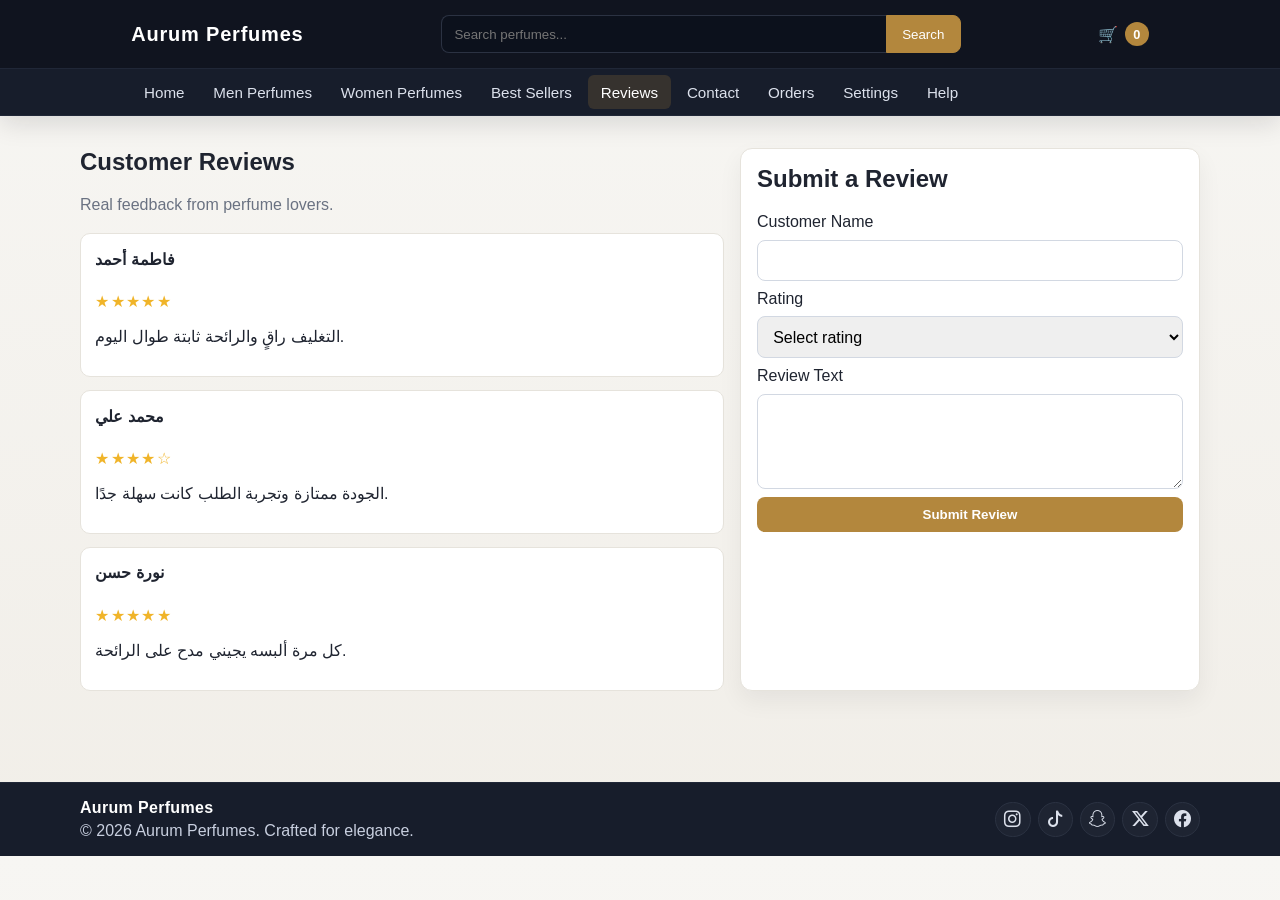
<file: reviews.html>
<!DOCTYPE html>
<html lang="en">
<head>
  <meta charset="UTF-8" />
  <meta name="viewport" content="width=device-width, initial-scale=1.0" />
  <title>Aurum Perfumes | Reviews</title>
  <link rel="stylesheet" href="css/style.css" />
  <link rel="stylesheet" href="https://cdn.jsdelivr.net/npm/bootstrap-icons@1.11.3/font/bootstrap-icons.min.css" />
</head>
<body data-page="reviews">
  <header class="site-header">
    <div class="top-bar container"><a class="logo" href="index.html">Aurum Perfumes</a><form id="search-form" class="search-form" role="search"><input id="site-search" type="search" placeholder="Search perfumes..." aria-label="Search perfumes" /><button type="submit">Search</button></form><a class="cart-link" href="cart.html" aria-label="Open cart"><span class="cart-icon">&#128722;</span><span class="cart-count">0</span></a></div>
    <nav class="site-nav"><div class="container nav-links"><a data-nav="home" href="index.html">Home</a><a data-nav="men" href="men-perfumes.html">Men Perfumes</a><a data-nav="women" href="women-perfumes.html">Women Perfumes</a><a data-nav="best-sellers" href="best-sellers.html">Best Sellers</a><a data-nav="reviews" href="reviews.html">Reviews</a><a data-nav="contact" href="contact.html">Contact</a><a data-nav="orders" href="orders.html">Orders</a><a data-nav="settings" href="settings.html">Settings</a><a data-nav="help" href="help.html">Help</a></div></nav>
  </header>
  <main class="container page-main"><section class="section reviews-layout"><div><h1>Customer Reviews</h1><p class="section-sub">Real feedback from perfume lovers.</p><div id="reviews-list" class="reviews-list"></div></div><div class="card form-card"><h2>Submit a Review</h2><form id="review-form" class="site-form"><label for="review-name">Customer Name</label><input id="review-name" type="text" required /><label for="review-rating">Rating</label><select id="review-rating" required><option value="">Select rating</option><option value="5">5 Stars</option><option value="4">4 Stars</option><option value="3">3 Stars</option><option value="2">2 Stars</option><option value="1">1 Star</option></select><label for="review-text">Review Text</label><textarea id="review-text" rows="4" required></textarea><button type="submit" class="btn primary">Submit Review</button></form></div></section></main>
  <footer class="site-footer">
  <div class="container footer-content">
    <div class="footer-brand">
      <a class="footer-logo" href="index.html">Aurum Perfumes</a>
      <p>&copy; <span id="year"></span> Aurum Perfumes. Crafted for elegance.</p>
    </div>
    <div class="footer-social" aria-label="Social media links">
      <a class="social-link" aria-label="Instagram" title="Instagram" href="https://instagram.com/aurumperfumes" target="_blank" rel="noopener noreferrer"><i class="bi bi-instagram" aria-hidden="true"></i></a>
      <a class="social-link" aria-label="TikTok" title="TikTok" href="https://www.tiktok.com/@aurumperfumes" target="_blank" rel="noopener noreferrer"><i class="bi bi-tiktok" aria-hidden="true"></i></a>
      <a class="social-link" aria-label="Snapchat" title="Snapchat" href="https://www.snapchat.com/add/aurumperfumes" target="_blank" rel="noopener noreferrer"><i class="bi bi-snapchat" aria-hidden="true"></i></a>
      <a class="social-link" aria-label="X" title="X" href="https://x.com/aurumperfumes" target="_blank" rel="noopener noreferrer"><i class="bi bi-twitter-x" aria-hidden="true"></i></a>
      <a class="social-link" aria-label="Facebook" title="Facebook" href="https://facebook.com/aurumperfumes" target="_blank" rel="noopener noreferrer"><i class="bi bi-facebook" aria-hidden="true"></i></a>
    </div>
  </div>
</footer>
  <div id="global-message" class="global-message" aria-live="polite"></div><script src="js/script.js"></script>
</body>
</html>
</file>
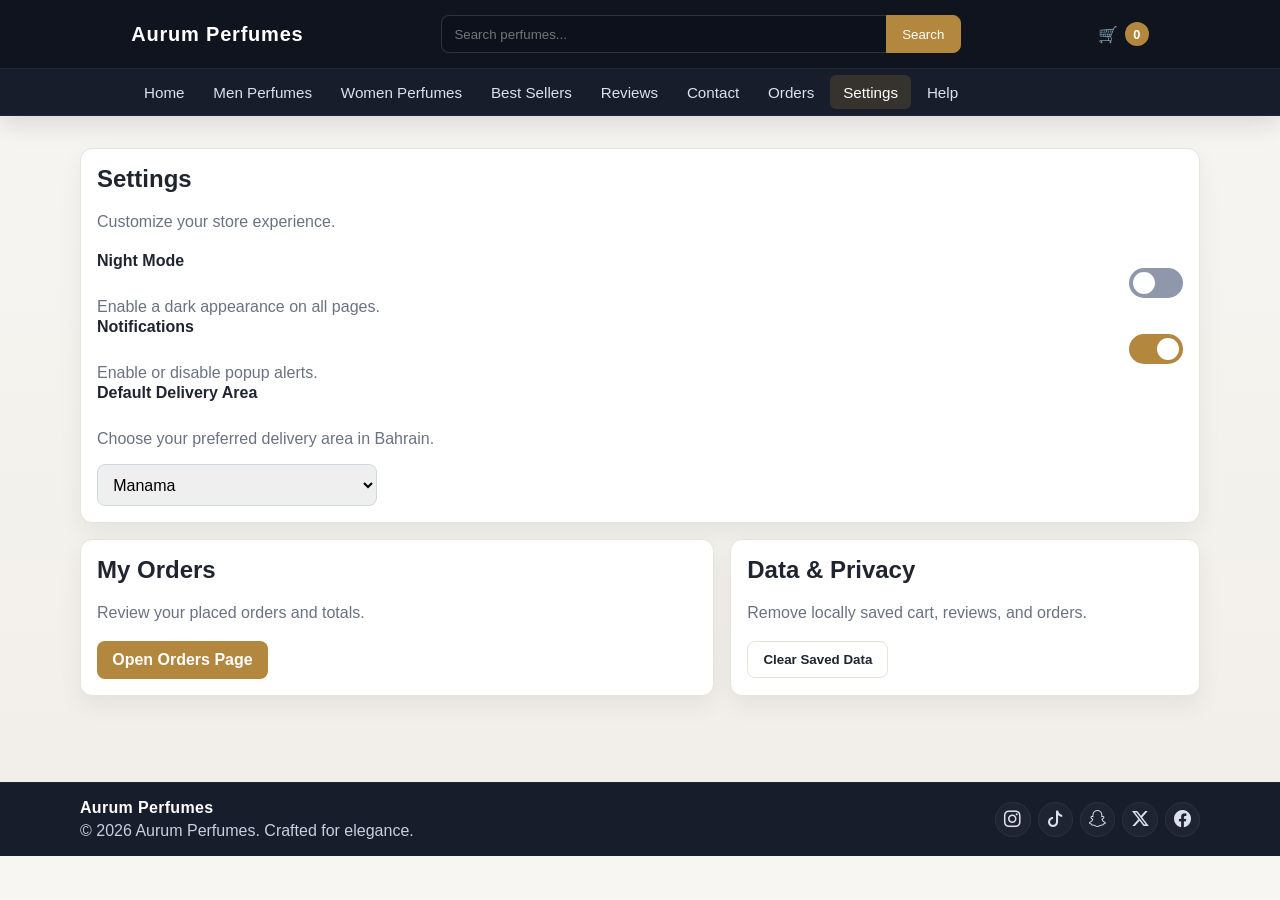
<file: settings.html>
<!DOCTYPE html>
<html lang="en">
<head>
  <meta charset="UTF-8" />
  <meta name="viewport" content="width=device-width, initial-scale=1.0" />
  <title>Aurum Perfumes | Settings</title>
  <link rel="stylesheet" href="css/style.css" />
  <link rel="stylesheet" href="https://cdn.jsdelivr.net/npm/bootstrap-icons@1.11.3/font/bootstrap-icons.min.css" />
</head>
<body data-page="settings">
  <header class="site-header">
    <div class="top-bar container"><a class="logo" href="index.html">Aurum Perfumes</a><form id="search-form" class="search-form" role="search"><input id="site-search" type="search" placeholder="Search perfumes..." aria-label="Search perfumes" /><button type="submit">Search</button></form><a class="cart-link" href="cart.html" aria-label="Open cart"><span class="cart-icon">&#128722;</span><span class="cart-count">0</span></a></div>
    <nav class="site-nav"><div class="container nav-links"><a data-nav="home" href="index.html">Home</a><a data-nav="men" href="men-perfumes.html">Men Perfumes</a><a data-nav="women" href="women-perfumes.html">Women Perfumes</a><a data-nav="best-sellers" href="best-sellers.html">Best Sellers</a><a data-nav="reviews" href="reviews.html">Reviews</a><a data-nav="contact" href="contact.html">Contact</a><a data-nav="orders" href="orders.html">Orders</a><a data-nav="settings" href="settings.html">Settings</a><a data-nav="help" href="help.html">Help</a></div></nav>
  </header>

  <main class="container page-main">
    <section class="section settings-layout">
      <div class="card">
        <h1>Settings</h1>
        <p class="section-sub">Customize your store experience.</p>
        <div class="setting-row">
          <div>
            <h3 class="product-title">Night Mode</h3>
            <p>Enable a dark appearance on all pages.</p>
          </div>
          <label class="theme-switch" for="theme-toggle" aria-label="Toggle night mode">
            <input id="theme-toggle" class="switch-input" type="checkbox" />
            <span class="switch-slider"></span>
          </label>
        </div>
        <div class="setting-row">
          <div>
            <h3 class="product-title">Notifications</h3>
            <p>Enable or disable popup alerts.</p>
          </div>
          <label class="theme-switch" for="notifications-toggle" aria-label="Toggle notifications">
            <input id="notifications-toggle" class="switch-input" type="checkbox" />
            <span class="switch-slider"></span>
          </label>
        </div>
        <div class="setting-row setting-stack">
          <div>
            <h3 class="product-title">Default Delivery Area</h3>
            <p>Choose your preferred delivery area in Bahrain.</p>
          </div>
          <select id="delivery-area">
            <option value="Manama">Manama</option>
            <option value="Muharraq">Muharraq</option>
            <option value="Riffa">Riffa</option>
            <option value="Isa Town">Isa Town</option>
          </select>
        </div>
      </div>

      <div class="card">
        <h2>My Orders</h2>
        <p class="section-sub">Review your placed orders and totals.</p>
        <a class="btn primary" href="orders.html">Open Orders Page</a>
      </div>
      <div class="card">
        <h2>Data & Privacy</h2>
        <p class="section-sub">Remove locally saved cart, reviews, and orders.</p>
        <button id="clear-data-btn" class="btn ghost" type="button">Clear Saved Data</button>
      </div>
    </section>
  </main>

  <footer class="site-footer">
    <div class="container footer-content">
      <div class="footer-brand">
        <a class="footer-logo" href="index.html">Aurum Perfumes</a>
        <p>&copy; <span id="year"></span> Aurum Perfumes. Crafted for elegance.</p>
      </div>
      <div class="footer-social" aria-label="Social media links">
        <a class="social-link" aria-label="Instagram" title="Instagram" href="https://instagram.com/aurumperfumes" target="_blank" rel="noopener noreferrer"><i class="bi bi-instagram" aria-hidden="true"></i></a>
        <a class="social-link" aria-label="TikTok" title="TikTok" href="https://www.tiktok.com/@aurumperfumes" target="_blank" rel="noopener noreferrer"><i class="bi bi-tiktok" aria-hidden="true"></i></a>
        <a class="social-link" aria-label="Snapchat" title="Snapchat" href="https://www.snapchat.com/add/aurumperfumes" target="_blank" rel="noopener noreferrer"><i class="bi bi-snapchat" aria-hidden="true"></i></a>
        <a class="social-link" aria-label="X" title="X" href="https://x.com/aurumperfumes" target="_blank" rel="noopener noreferrer"><i class="bi bi-twitter-x" aria-hidden="true"></i></a>
        <a class="social-link" aria-label="Facebook" title="Facebook" href="https://facebook.com/aurumperfumes" target="_blank" rel="noopener noreferrer"><i class="bi bi-facebook" aria-hidden="true"></i></a>
      </div>
    </div>
  </footer>

  <div id="global-message" class="global-message" aria-live="polite"></div>
  <script src="js/script.js"></script>
</body>
</html>
</file>
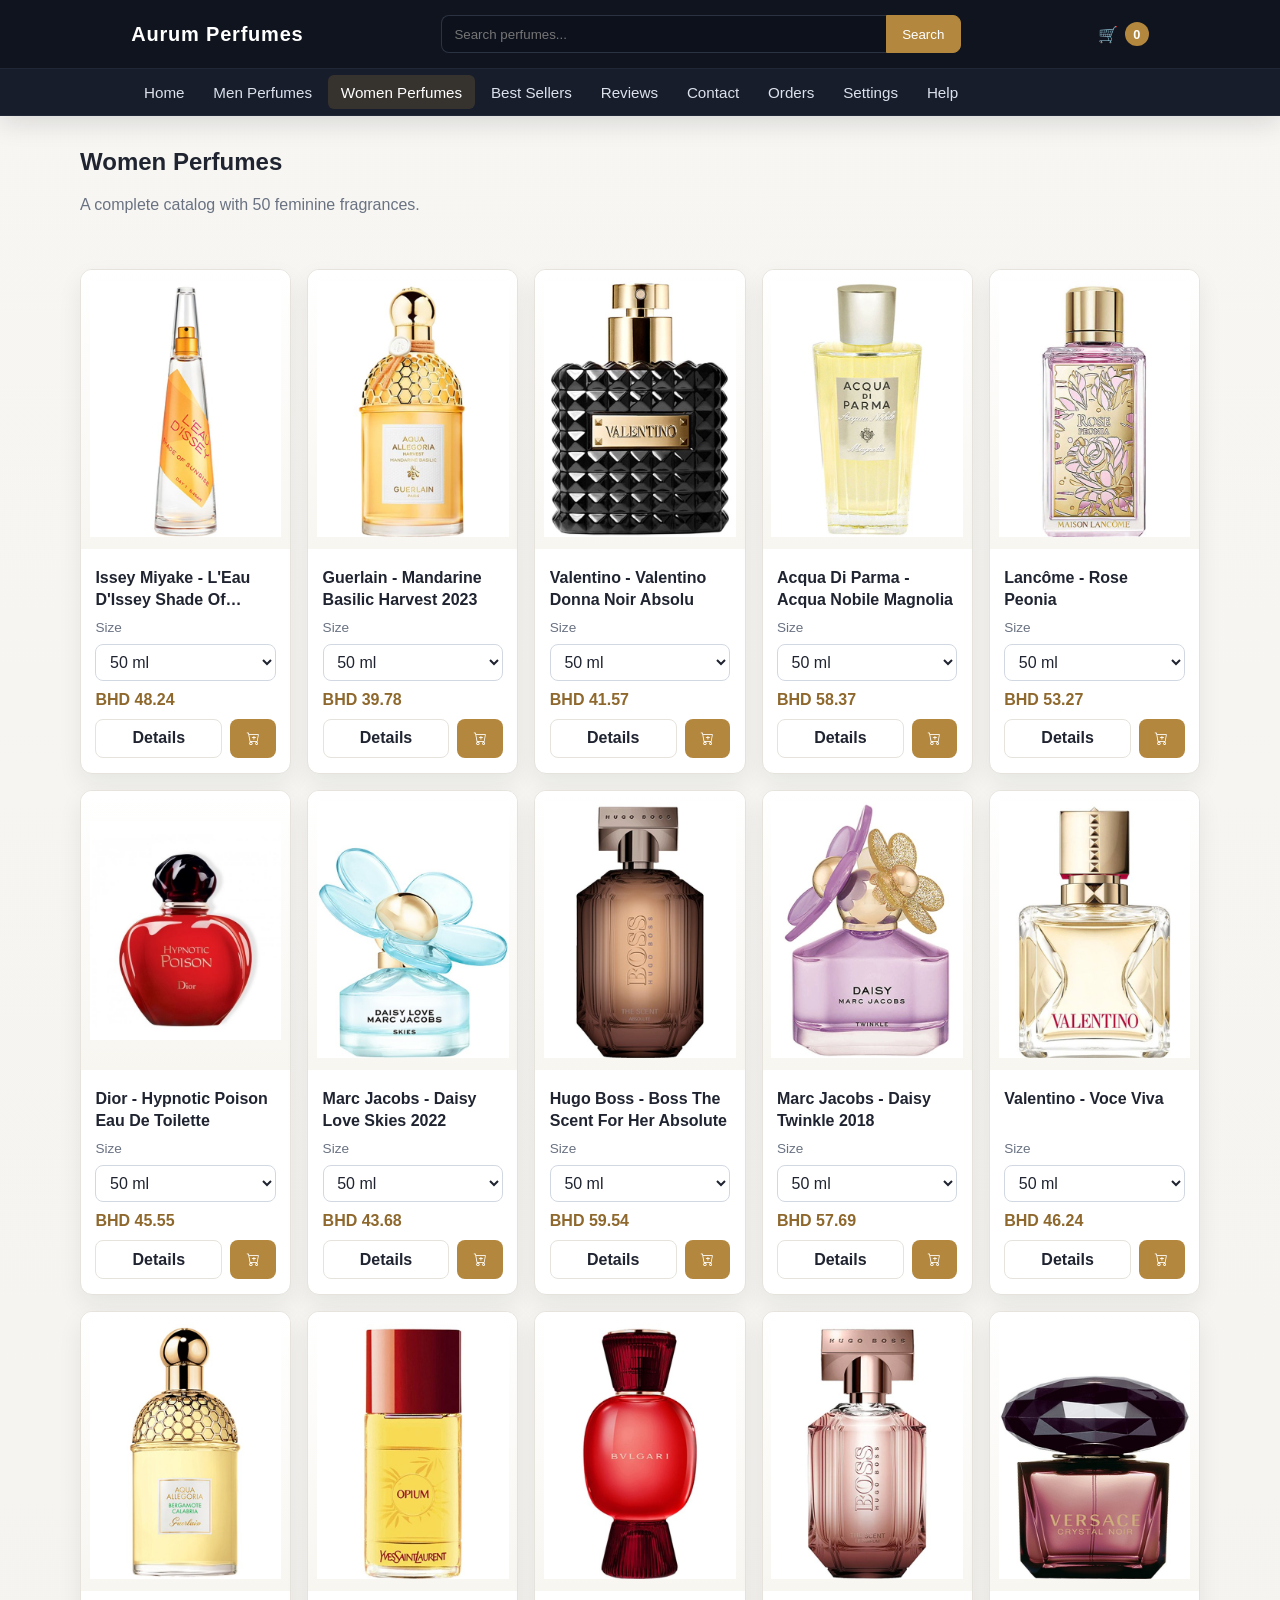
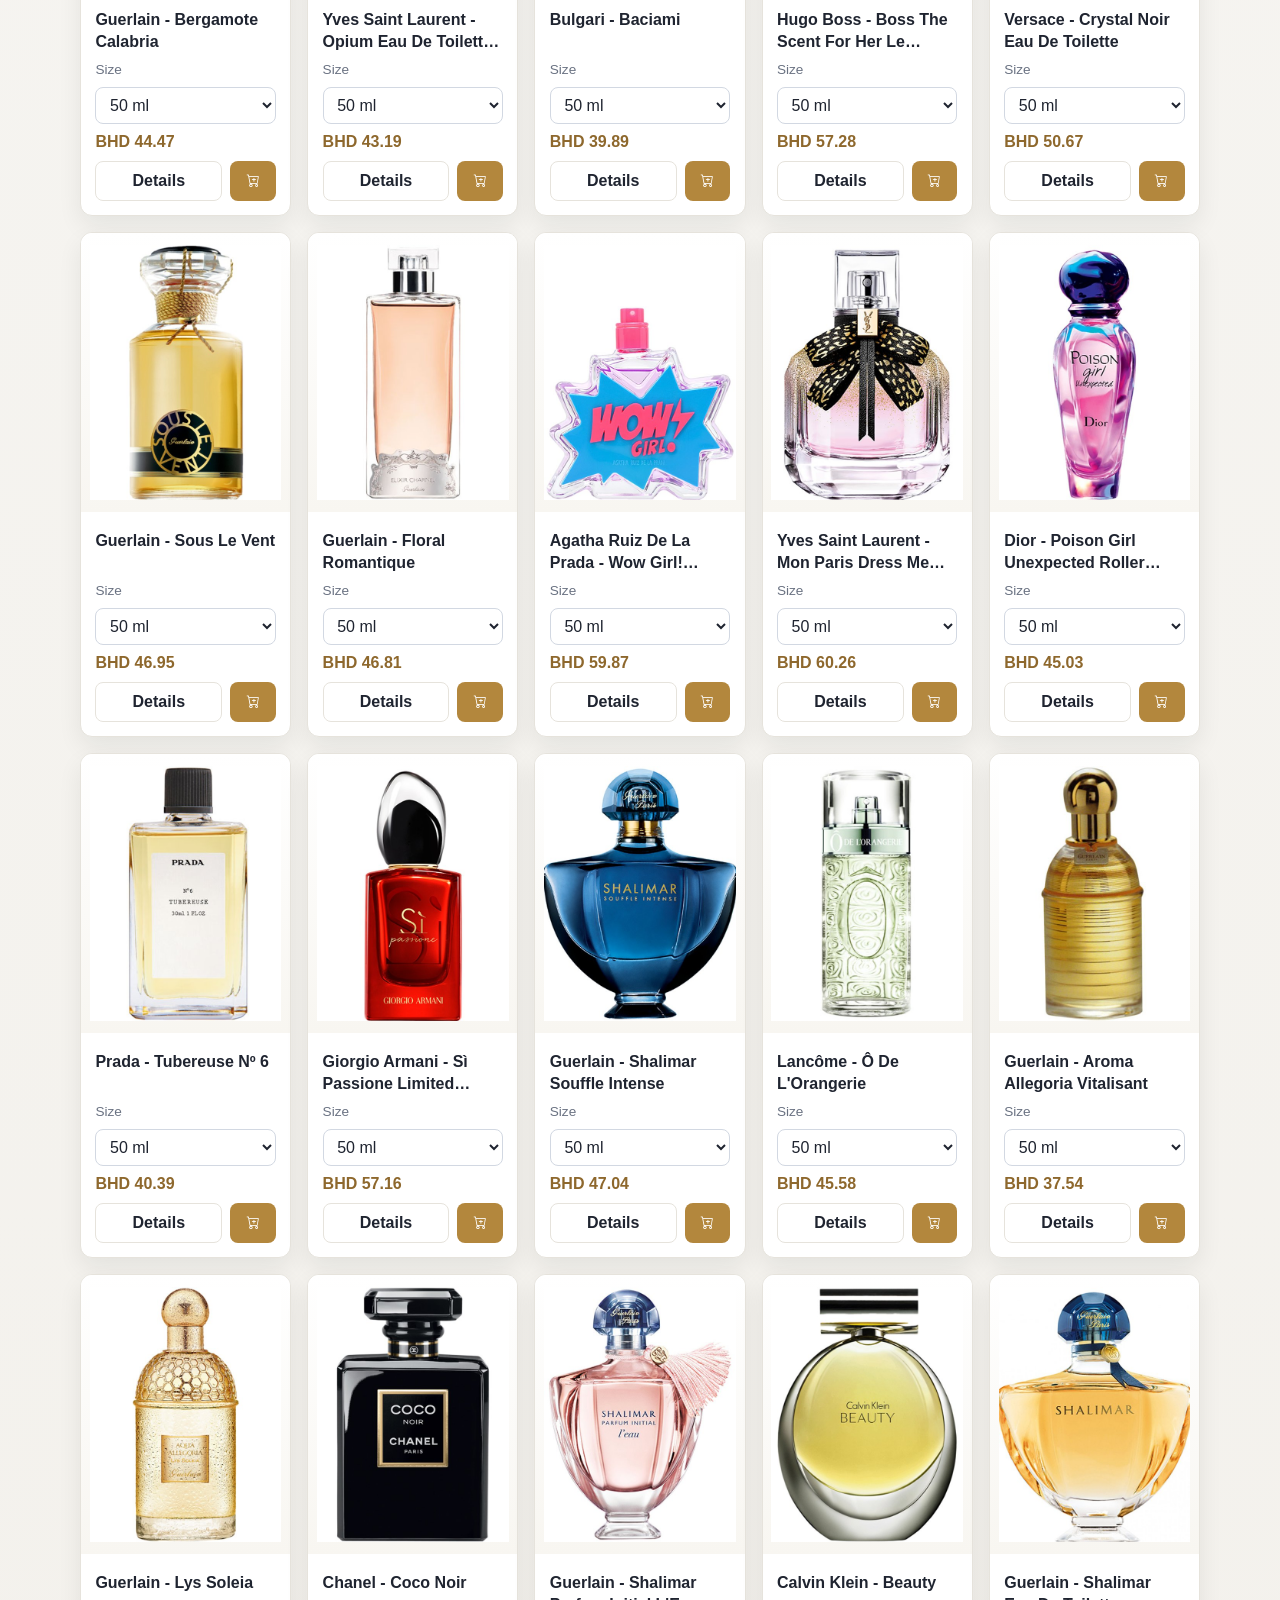
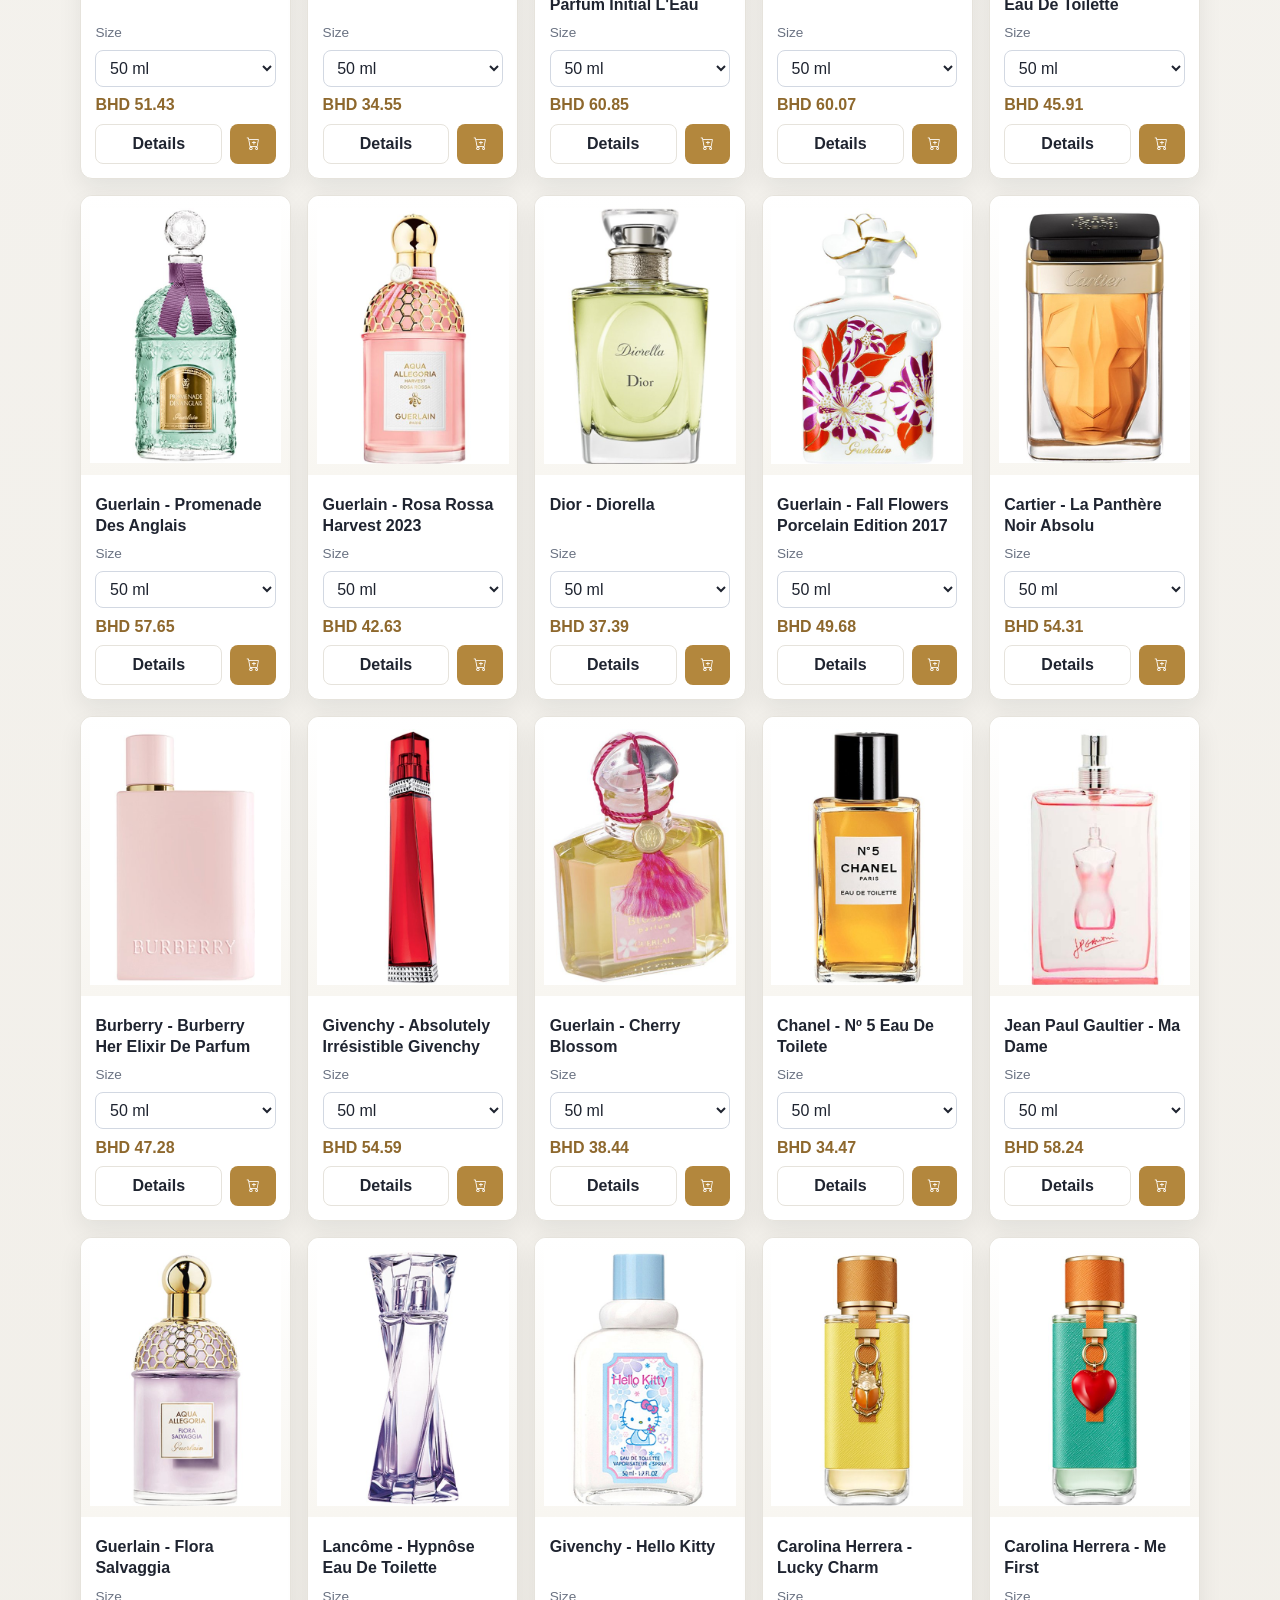
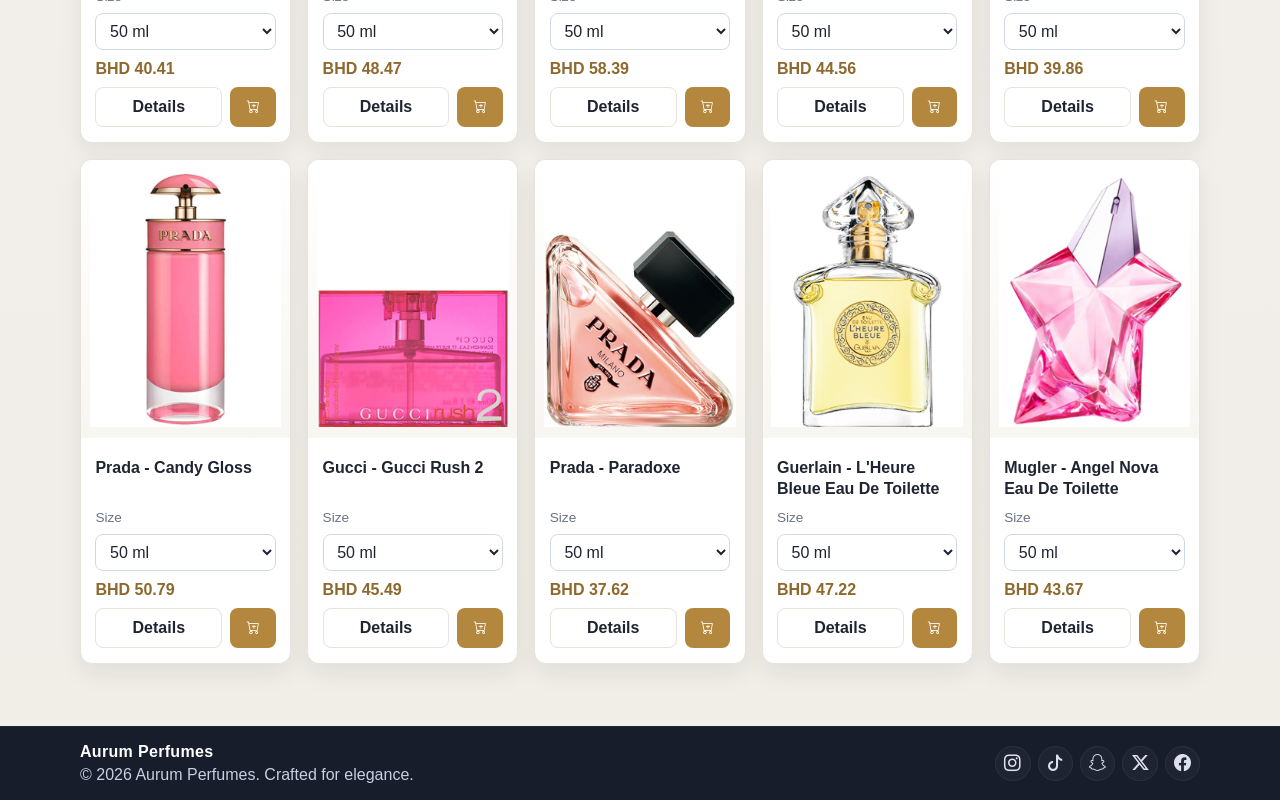
<file: women-perfumes.html>
<!DOCTYPE html>
<html lang="en">
<head>
  <meta charset="UTF-8" />
  <meta name="viewport" content="width=device-width, initial-scale=1.0" />
  <title>Aurum Perfumes | Women Perfumes</title>
  <link rel="stylesheet" href="css/style.css" />
  <link rel="stylesheet" href="https://cdn.jsdelivr.net/npm/bootstrap-icons@1.11.3/font/bootstrap-icons.min.css" />
</head>
<body data-page="women">
  <header class="site-header">
    <div class="top-bar container">
      <a class="logo" href="index.html">Aurum Perfumes</a>
      <form id="search-form" class="search-form" role="search"><input id="site-search" type="search" placeholder="Search perfumes..." aria-label="Search perfumes" /><button type="submit">Search</button></form>
      <a class="cart-link" href="cart.html" aria-label="Open cart"><span class="cart-icon">&#128722;</span><span class="cart-count">0</span></a>
    </div>
    <nav class="site-nav"><div class="container nav-links"><a data-nav="home" href="index.html">Home</a><a data-nav="men" href="men-perfumes.html">Men Perfumes</a><a data-nav="women" href="women-perfumes.html">Women Perfumes</a><a data-nav="best-sellers" href="best-sellers.html">Best Sellers</a><a data-nav="reviews" href="reviews.html">Reviews</a><a data-nav="contact" href="contact.html">Contact</a><a data-nav="orders" href="orders.html">Orders</a><a data-nav="settings" href="settings.html">Settings</a><a data-nav="help" href="help.html">Help</a></div></nav>
  </header>
  <main class="container page-main"><section class="section"><h1>Women Perfumes</h1><p class="section-sub">A complete catalog with 50 feminine fragrances.</p><p id="search-result-text" class="search-result-text"></p><div id="women-products" class="product-grid" data-product-grid></div></section></main>
  <footer class="site-footer">
  <div class="container footer-content">
    <div class="footer-brand">
      <a class="footer-logo" href="index.html">Aurum Perfumes</a>
      <p>&copy; <span id="year"></span> Aurum Perfumes. Crafted for elegance.</p>
    </div>
    <div class="footer-social" aria-label="Social media links">
      <a class="social-link" aria-label="Instagram" title="Instagram" href="https://instagram.com/aurumperfumes" target="_blank" rel="noopener noreferrer"><i class="bi bi-instagram" aria-hidden="true"></i></a>
      <a class="social-link" aria-label="TikTok" title="TikTok" href="https://www.tiktok.com/@aurumperfumes" target="_blank" rel="noopener noreferrer"><i class="bi bi-tiktok" aria-hidden="true"></i></a>
      <a class="social-link" aria-label="Snapchat" title="Snapchat" href="https://www.snapchat.com/add/aurumperfumes" target="_blank" rel="noopener noreferrer"><i class="bi bi-snapchat" aria-hidden="true"></i></a>
      <a class="social-link" aria-label="X" title="X" href="https://x.com/aurumperfumes" target="_blank" rel="noopener noreferrer"><i class="bi bi-twitter-x" aria-hidden="true"></i></a>
      <a class="social-link" aria-label="Facebook" title="Facebook" href="https://facebook.com/aurumperfumes" target="_blank" rel="noopener noreferrer"><i class="bi bi-facebook" aria-hidden="true"></i></a>
    </div>
  </div>
</footer>
  <div id="global-message" class="global-message" aria-live="polite"></div><script src="js/script.js"></script>
</body>
</html>
</file>
<file: css/style.css>
:root {
  --bg: #f6f5f2;
  --surface: #ffffff;
  --text: #1f2430;
  --muted: #6a7282;
  --gold: #b3873d;
  --gold-dark: #8e682d;
  --line: #e6e3dc;
  --header: #10141f;
  --header-soft: #171d2b;
  --danger: #b94a48;
  --page-bg: linear-gradient(180deg, #f7f6f3 0%, #f1eee8 100%);
}

:root[data-theme="dark"] {
  --bg: #0f1420;
  --surface: #161d2b;
  --text: #e5ebf5;
  --muted: #a5b0c4;
  --line: #2a3448;
  --header: #0d121d;
  --header-soft: #111827;
  --gold: #c9a35b;
  --gold-dark: #e2ba72;
  --page-bg: linear-gradient(180deg, #0c121e 0%, #121b2c 100%);
}

* {
  box-sizing: border-box;
}

body {
  margin: 0;
  padding-top: 110px;
  font-family: "Segoe UI", Tahoma, Geneva, Verdana, sans-serif;
  color: var(--text);
  background: var(--page-bg);
}

.container {
  width: min(1120px, 92%);
  margin: 0 auto;
}

.site-header {
  position: fixed;
  top: 0;
  left: 0;
  width: 100%;
  z-index: 9999;
  background: var(--header);
  box-shadow: 0 8px 24px rgba(13, 18, 28, 0.12);
}

.top-bar {
  display: flex;
  align-items: center;
  gap: 1rem;
  justify-content: space-between;
  background: var(--header);
  padding: 0.95rem 4%;
}

.logo {
  color: #fff;
  font-size: 1.25rem;
  font-weight: 700;
  letter-spacing: 0.04em;
  text-decoration: none;
}

.search-form {
  display: flex;
  flex: 1;
  max-width: 520px;
  margin-inline: 1rem;
}

.search-form input {
  width: 100%;
  border: 1px solid #2b3242;
  border-right: 0;
  background: #0c111c;
  color: #fff;
  padding: 0.65rem 0.8rem;
  border-radius: 8px 0 0 8px;
}

.search-form button {
  border: 1px solid var(--gold);
  background: var(--gold);
  color: #fff;
  padding: 0.65rem 0.95rem;
  border-radius: 0 8px 8px 0;
  cursor: pointer;
}

.cart-link {
  display: inline-flex;
  align-items: center;
  gap: 0.45rem;
  color: #fff;
  text-decoration: none;
  font-weight: 600;
}

.cart-count {
  display: inline-flex;
  align-items: center;
  justify-content: center;
  width: 1.5rem;
  height: 1.5rem;
  border-radius: 999px;
  background: var(--gold);
  font-size: 0.8rem;
}

.site-nav {
  background: var(--header-soft);
  border-top: 1px solid #202737;
  border-bottom: 1px solid #202737;
}

.nav-links {
  display: flex;
  flex-wrap: wrap;
  align-items: center;
  gap: 0.2rem;
  padding: 0.35rem 4%;
}

.nav-links a {
  color: #dce1ec;
  text-decoration: none;
  padding: 0.55rem 0.8rem;
  border-radius: 6px;
  font-size: 0.95rem;
}

.nav-links a:hover,
.nav-links a.active {
  background: rgba(179, 135, 61, 0.2);
  color: #fff;
}

.hero {
  min-height: 54vh;
  display: grid;
  place-items: center;
  background:
    linear-gradient(to right, rgba(16, 20, 31, 0.78), rgba(16, 20, 31, 0.65)),
    url("../images/Home2.avif") center/cover no-repeat;
  color: #fff;
}

.hero-content {
  text-align: center;
  max-width: 760px;
  padding-block: 3rem;
}

.hero h1 {
  font-size: clamp(2rem, 4vw, 3rem);
  margin: 0 0 1rem;
}

.hero p {
  font-size: 1.07rem;
  line-height: 1.7;
  color: #f1f4fa;
  margin-bottom: 1.8rem;
}

.section {
  padding: 2.4rem 0;
}

.page-main {
  min-height: 72vh;
}

.section h1,
.section h2 {
  margin-top: 0;
}

.section-head {
  display: flex;
  align-items: baseline;
  justify-content: space-between;
  gap: 1rem;
}

.section-sub {
  color: var(--muted);
  margin-top: 0.45rem;
  margin-bottom: 1.2rem;
}

.text-link {
  color: var(--gold-dark);
  font-weight: 600;
  text-decoration: none;
}

.product-grid {
  display: grid;
  grid-template-columns: repeat(auto-fill, minmax(210px, 1fr));
  gap: 1rem;
}

.featured-slider {
  display: flex;
  align-items: center;
  gap: 0.55rem;
}

#home-featured.featured-track {
  display: flex;
  flex-wrap: nowrap;
  overflow-x: auto;
  scroll-behavior: smooth;
  scrollbar-width: none;
  -ms-overflow-style: none;
  width: 100%;
  padding: 0.15rem 0.1rem 0.35rem;
}

#home-featured.featured-track::-webkit-scrollbar {
  display: none;
}

#home-featured.featured-track .product-card {
  flex: 0 0 clamp(220px, 24vw, 260px);
}

.featured-arrow {
  width: 2.25rem;
  height: 2.25rem;
  border-radius: 999px;
  border: 1px solid #cdbfa7;
  background: #fffaf0;
  color: #303748;
  display: inline-flex;
  align-items: center;
  justify-content: center;
  cursor: pointer;
  transition: all 0.2s ease;
}

.featured-arrow:hover:not(:disabled) {
  border-color: var(--gold);
  color: var(--gold-dark);
  background: #fff;
}

.featured-arrow:disabled {
  opacity: 0.45;
  cursor: not-allowed;
}

.product-card {
  background: var(--surface);
  border: 1px solid var(--line);
  border-radius: 12px;
  overflow: hidden;
  display: flex;
  flex-direction: column;
  box-shadow: 0 10px 24px rgba(15, 22, 34, 0.07);
}

.product-card.hidden {
  display: none;
}

.product-card img {
  width: 100%;
  aspect-ratio: 3 / 4;
  object-fit: contain;
  object-position: center;
  background: linear-gradient(180deg, #ffffff 0%, #f8f6f1 100%);
  padding: 0.55rem;
}

.product-link {
  display: block;
}

.product-body {
  padding: 0.9rem;
  display: flex;
  flex-direction: column;
  gap: 0.6rem;
  flex: 1;
}

.product-title {
  margin: 0;
  font-size: 1rem;
  line-height: 1.35;
  min-height: 2.7em;
  display: -webkit-box;
  -webkit-line-clamp: 2;
  -webkit-box-orient: vertical;
  overflow: hidden;
}

.product-title-link {
  color: inherit;
  text-decoration: none;
}

.product-title-link:hover {
  color: var(--gold-dark);
}

.price {
  margin-top: auto;
  font-weight: 700;
  color: var(--gold-dark);
}

.product-actions {
  display: grid;
  grid-template-columns: 1fr auto;
  gap: 0.5rem;
}

.product-actions .btn {
  width: 100%;
}

.product-actions .add-to-cart {
  min-width: 2.85rem;
}

.size-label {
  font-size: 0.85rem;
  color: var(--muted);
}

.size-select {
  border: 1px solid #d2d8e2;
  border-radius: 8px;
  padding: 0.5rem 0.6rem;
  font: inherit;
  background: var(--surface);
  color: var(--text);
}

.btn {
  border: 0;
  border-radius: 8px;
  padding: 0.62rem 0.95rem;
  cursor: pointer;
  font-weight: 600;
  text-decoration: none;
  display: inline-flex;
  align-items: center;
  justify-content: center;
}

.btn.primary {
  background: var(--gold);
  color: #fff;
}

.btn.primary:hover {
  background: var(--gold-dark);
}

.btn.ghost {
  border: 1px solid var(--line);
  background: transparent;
  color: var(--text);
}

.btn.ghost:hover {
  border-color: var(--gold);
  color: var(--gold-dark);
}

.card {
  background: var(--surface);
  border: 1px solid var(--line);
  border-radius: 12px;
  padding: 1rem;
  box-shadow: 0 10px 24px rgba(15, 22, 34, 0.06);
}

.reviews-layout,
.contact-layout {
  display: grid;
  gap: 1rem;
  grid-template-columns: 1.4fr 1fr;
}

.reviews-list {
  display: grid;
  gap: 0.8rem;
}

.review-card {
  background: var(--surface);
  border: 1px solid var(--line);
  border-radius: 10px;
  padding: 0.9rem;
}

.review-stars {
  color: #f0b429;
  letter-spacing: 0.08em;
}

.settings-layout {
  display: grid;
  gap: 1rem;
  grid-template-columns: 1.35fr 1fr;
}

.settings-layout > .card:first-child {
  grid-column: 1 / -1;
}

.setting-row {
  display: flex;
  align-items: center;
  justify-content: space-between;
  gap: 1rem;
}

.setting-row p {
  margin: 0.3rem 0 0;
  color: var(--muted);
}

.setting-stack {
  align-items: flex-start;
  flex-direction: column;
}

.setting-stack select {
  width: 100%;
  max-width: 280px;
  border: 1px solid #d2d8e2;
  border-radius: 8px;
  padding: 0.65rem 0.7rem;
  font: inherit;
}

.theme-switch {
  position: relative;
  width: 54px;
  height: 30px;
  display: inline-block;
}

.switch-input {
  opacity: 0;
  width: 0;
  height: 0;
}

.switch-slider {
  position: absolute;
  inset: 0;
  background: #8f98aa;
  border-radius: 999px;
  cursor: pointer;
  transition: background 0.2s ease;
}

.switch-slider::before {
  content: "";
  position: absolute;
  width: 22px;
  height: 22px;
  left: 4px;
  top: 4px;
  background: #fff;
  border-radius: 50%;
  transition: transform 0.2s ease;
}

.switch-input:checked + .switch-slider {
  background: var(--gold);
}

.switch-input:checked + .switch-slider::before {
  transform: translateX(24px);
}

.orders-list {
  display: grid;
  gap: 0.8rem;
}

.order-card {
  background: var(--surface);
  border: 1px solid var(--line);
  border-radius: 10px;
  padding: 0.9rem;
}

.order-head {
  display: flex;
  align-items: center;
  justify-content: space-between;
  gap: 0.6rem;
  margin-bottom: 0.35rem;
}

.order-head small {
  color: var(--muted);
}

.order-total {
  color: var(--gold-dark);
  font-weight: 700;
  margin-bottom: 0.45rem;
}

.order-items {
  list-style: none;
  margin: 0;
  padding: 0;
  display: grid;
  gap: 0.28rem;
}

.order-items li {
  display: flex;
  align-items: center;
  justify-content: space-between;
  gap: 0.6rem;
}

.site-form {
  display: grid;
  gap: 0.55rem;
}

.site-form input,
.site-form select,
.site-form textarea {
  border: 1px solid #d2d8e2;
  border-radius: 8px;
  padding: 0.65rem 0.7rem;
  font: inherit;
}

:root[data-theme="dark"] .site-form input,
:root[data-theme="dark"] .site-form select,
:root[data-theme="dark"] .site-form textarea {
  background: #0f1624;
  border-color: #2d3950;
  color: var(--text);
}

:root[data-theme="dark"] .featured-arrow {
  background: #141c2b;
  border-color: #31415f;
  color: #dfe6f3;
}

:root[data-theme="dark"] .setting-stack select {
  background: #0f1624;
  border-color: #2d3950;
  color: var(--text);
}

:root[data-theme="dark"] .size-select {
  background: #0f1624;
  border-color: #2d3950;
  color: var(--text);
}

.info-list {
  padding-left: 1rem;
  margin: 0;
  line-height: 1.8;
}

.faq-list {
  display: grid;
  gap: 0.8rem;
}

.faq-list summary {
  cursor: pointer;
  font-weight: 700;
}

.cart-items {
  display: grid;
  gap: 0.7rem;
  margin-bottom: 1rem;
}

.cart-row {
  display: grid;
  grid-template-columns: 84px minmax(180px, 1fr) auto auto auto;
  gap: 0.8rem;
  align-items: center;
  background: var(--surface);
  border: 1px solid var(--line);
  border-radius: 10px;
  padding: 0.65rem;
}

.cart-row img {
  width: 84px;
  height: 84px;
  object-fit: contain;
  object-position: center;
  background: #f8f6f1;
  border-radius: 8px;
  padding: 0.2rem;
}

.cart-total {
  font-size: 1.2rem;
  font-weight: 700;
  margin: 0.7rem 0 1rem;
}

.qty-controls {
  display: inline-flex;
  align-items: center;
  gap: 0.35rem;
}

.qty-btn {
  width: 1.8rem;
  height: 1.8rem;
  border: 1px solid var(--line);
  background: var(--surface);
  color: var(--text);
  border-radius: 6px;
  cursor: pointer;
}

.qty-btn:disabled {
  opacity: 0.5;
  cursor: not-allowed;
}

.qty-value {
  min-width: 1.4rem;
  text-align: center;
  font-weight: 700;
}

.remove-btn {
  border: 1px solid #e4b8b8;
  color: var(--danger);
  background: #fff7f7;
  border-radius: 7px;
  padding: 0.45rem 0.7rem;
  cursor: pointer;
}

.search-result-text {
  min-height: 1.2rem;
  color: var(--muted);
  margin: 0 0 1rem;
}

.perfume-detail-wrap {
  margin-top: 1rem;
}

.perfume-detail {
  display: grid;
  grid-template-columns: minmax(220px, 340px) 1fr;
  gap: 1rem;
}

.perfume-detail-media img {
  width: 100%;
  border-radius: 10px;
  border: 1px solid var(--line);
  background: linear-gradient(180deg, #ffffff 0%, #f8f6f1 100%);
  padding: 0.5rem;
}

.perfume-detail-body h1 {
  margin-bottom: 0.5rem;
}

.notes-chips {
  display: flex;
  flex-wrap: wrap;
  gap: 0.5rem;
  margin-bottom: 1rem;
}

.note-chip {
  display: inline-flex;
  align-items: center;
  border: 1px solid var(--line);
  background: var(--surface);
  border-radius: 999px;
  padding: 0.35rem 0.7rem;
  font-size: 0.9rem;
}

.perfume-detail-actions {
  margin-top: 1rem;
  display: flex;
  gap: 0.6rem;
  flex-wrap: wrap;
}

.site-footer {
  margin-top: 1.5rem;
  border-top: 1px solid #202737;
  background: var(--header-soft);
  color: #dce1ec;
  padding: 1rem 0;
}

.footer-content {
  display: flex;
  align-items: center;
  justify-content: space-between;
  gap: 1rem;
}

.footer-brand {
  display: grid;
  gap: 0.3rem;
}

.footer-brand p {
  margin: 0;
}

.footer-logo {
  color: #ffffff;
  font-weight: 700;
  text-decoration: none;
  letter-spacing: 0.02em;
}

.footer-logo:hover {
  color: #f6d18f;
}

.footer-brand p {
  color: #c8cfdf;
}

.footer-social {
  display: flex;
  flex-wrap: wrap;
  justify-content: flex-end;
  gap: 0.45rem;
}

.footer-social a {
  display: inline-flex;
  align-items: center;
  justify-content: center;
  text-decoration: none;
  color: #dce1ec;
  border: 1px solid #2b3242;
  background: rgba(255, 255, 255, 0.03);
  border-radius: 999px;
  width: 2.2rem;
  height: 2.2rem;
  padding: 0;
  transition: all 0.2s ease;
}

.footer-social a:hover {
  color: #ffffff;
  border-color: rgba(179, 135, 61, 0.6);
  background: rgba(179, 135, 61, 0.2);
}

.footer-social a i {
  font-size: 1.05rem;
  line-height: 1;
}

.global-message {
  position: fixed;
  right: 1rem;
  bottom: 1rem;
  background: #10141f;
  color: #fff;
  padding: 0.7rem 0.95rem;
  border-radius: 8px;
  box-shadow: 0 12px 30px rgba(16, 20, 31, 0.28);
  opacity: 0;
  transform: translateY(8px);
  transition: opacity 0.25s ease, transform 0.25s ease;
  pointer-events: none;
}

.global-message.show {
  opacity: 1;
  transform: translateY(0);
}

@media (max-width: 900px) {

  .reviews-layout,
  .contact-layout,
  .settings-layout {
    grid-template-columns: 1fr;
  }

  body {
    padding-top: 125px;
  }

  .section {
    padding: 2rem 0;
  }

  .section-head {
    align-items: flex-start;
    flex-direction: column;
  }
}

@media (max-width: 760px) {
  body {
    padding-top: 162px;
  }

  .container {
    width: min(1120px, 94%);
  }

  .top-bar {
    flex-wrap: wrap;
    justify-content: space-between;
    gap: 0.65rem;
  }

  .search-form {
    max-width: 100%;
    margin: 0;
    width: 100%;
    order: 3;
  }

  .nav-links {
    flex-wrap: nowrap;
    overflow-x: auto;
    justify-content: flex-start;
    gap: 0.35rem;
    scrollbar-width: none;
    -ms-overflow-style: none;
    white-space: nowrap;
  }

  .nav-links::-webkit-scrollbar {
    display: none;
  }

  .nav-links a {
    white-space: nowrap;
    font-size: 0.9rem;
    padding: 0.5rem 0.72rem;
  }

  .hero {
    min-height: 46vh;
  }

  .hero-content {
    padding-block: 2rem;
  }

  .hero p {
    font-size: 0.98rem;
    line-height: 1.55;
  }

  .product-grid {
    grid-template-columns: repeat(2, minmax(0, 1fr));
    gap: 0.75rem;
  }

  .cart-row {
    grid-template-columns: 64px 1fr;
  }

  .cart-row .price,
  .cart-row .qty-controls,
  .cart-row .remove-btn {
    grid-column: 2;
    justify-self: start;
  }

  .featured-slider {
    gap: 0.35rem;
  }

  .featured-arrow {
    width: 2rem;
    height: 2rem;
  }

  #home-featured.featured-track .product-card {
    flex: 0 0 min(78vw, 300px);
  }

  .perfume-detail {
    grid-template-columns: 1fr;
  }

  .perfume-detail-actions .btn {
    width: 100%;
  }

  .order-items li {
    flex-wrap: wrap;
    justify-content: flex-start;
  }

  .global-message {
    left: 0.75rem;
    right: 0.75rem;
    bottom: 0.75rem;
    text-align: center;
  }

  .footer-content {
    flex-direction: column;
    text-align: center;
  }

  .footer-social {
    justify-content: center;
  }
}

@media (max-width: 520px) {
  body {
    padding-top: 170px;
  }

  .logo {
    font-size: 1.08rem;
  }

  .section {
    padding: 1.55rem 0;
  }

  .product-grid {
    grid-template-columns: 1fr;
  }

  .product-actions {
    grid-template-columns: 1fr auto;
  }

  .setting-row {
    flex-direction: column;
    align-items: flex-start;
  }

  .setting-stack select {
    max-width: 100%;
  }
}
</file>
